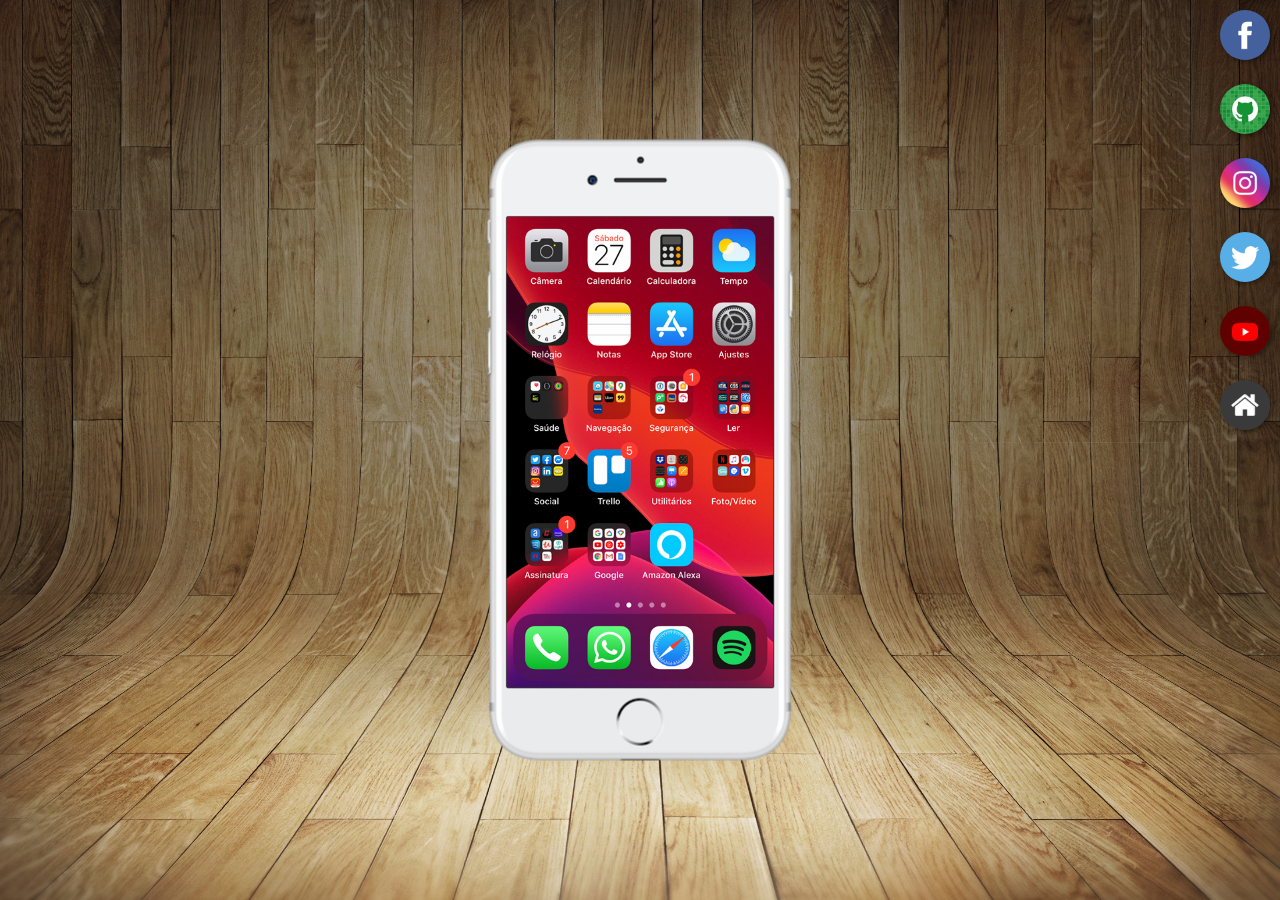
<file: index.html>
<!DOCTYPE html>
<html lang="pt-br">
<head>
    <meta charset="UTF-8">
    <meta http-equiv="X-UA-Compatible" content="IE=edge">
    <meta name="viewport" content="width=device-width, initial-scale=1.0">
    <title>Projeto Redes Sociais</title>
    <link rel="shortcut icon" href="favicon.ico" type="image/x-icon">
    <link rel="stylesheet" href="Estilos/estilo.css">
</head>
<body>
    <main>
        <section id="telefone">
            <iframe src="home.html" name="tela" id="tela" frameborder="0">
                Seu navegador não é compatível com isso.
            </iframe>
        </section>
        <section id="redes-sociais">
            <a href="facebook.html" target="tela"><img src="imagens/logo-facebook.jpg" alt="Facebook"></a><br>
            <a href="github.html" target="tela"><img src="imagens/logo-github.jpg" alt="Github"></a><br>
            <a href="instagram.html" target="tela"><img src="imagens/logo-instagram.jpg" alt="Instagram"></a><br>
            <a href="Twitter.html" target="tela"><img src="imagens/logo-twitter.jpg" alt="Twitter"></a><br>
            <a href="youtube.html" target="tela"><img src="imagens/logo-youtube.jpg" alt="Youtube"></a><br>
            <a href="home.html" target="tela"><img src="imagens/logo-home.jpg" alt="home"></a>
        </section>
    </main>
    
</body>
</html>
</file>
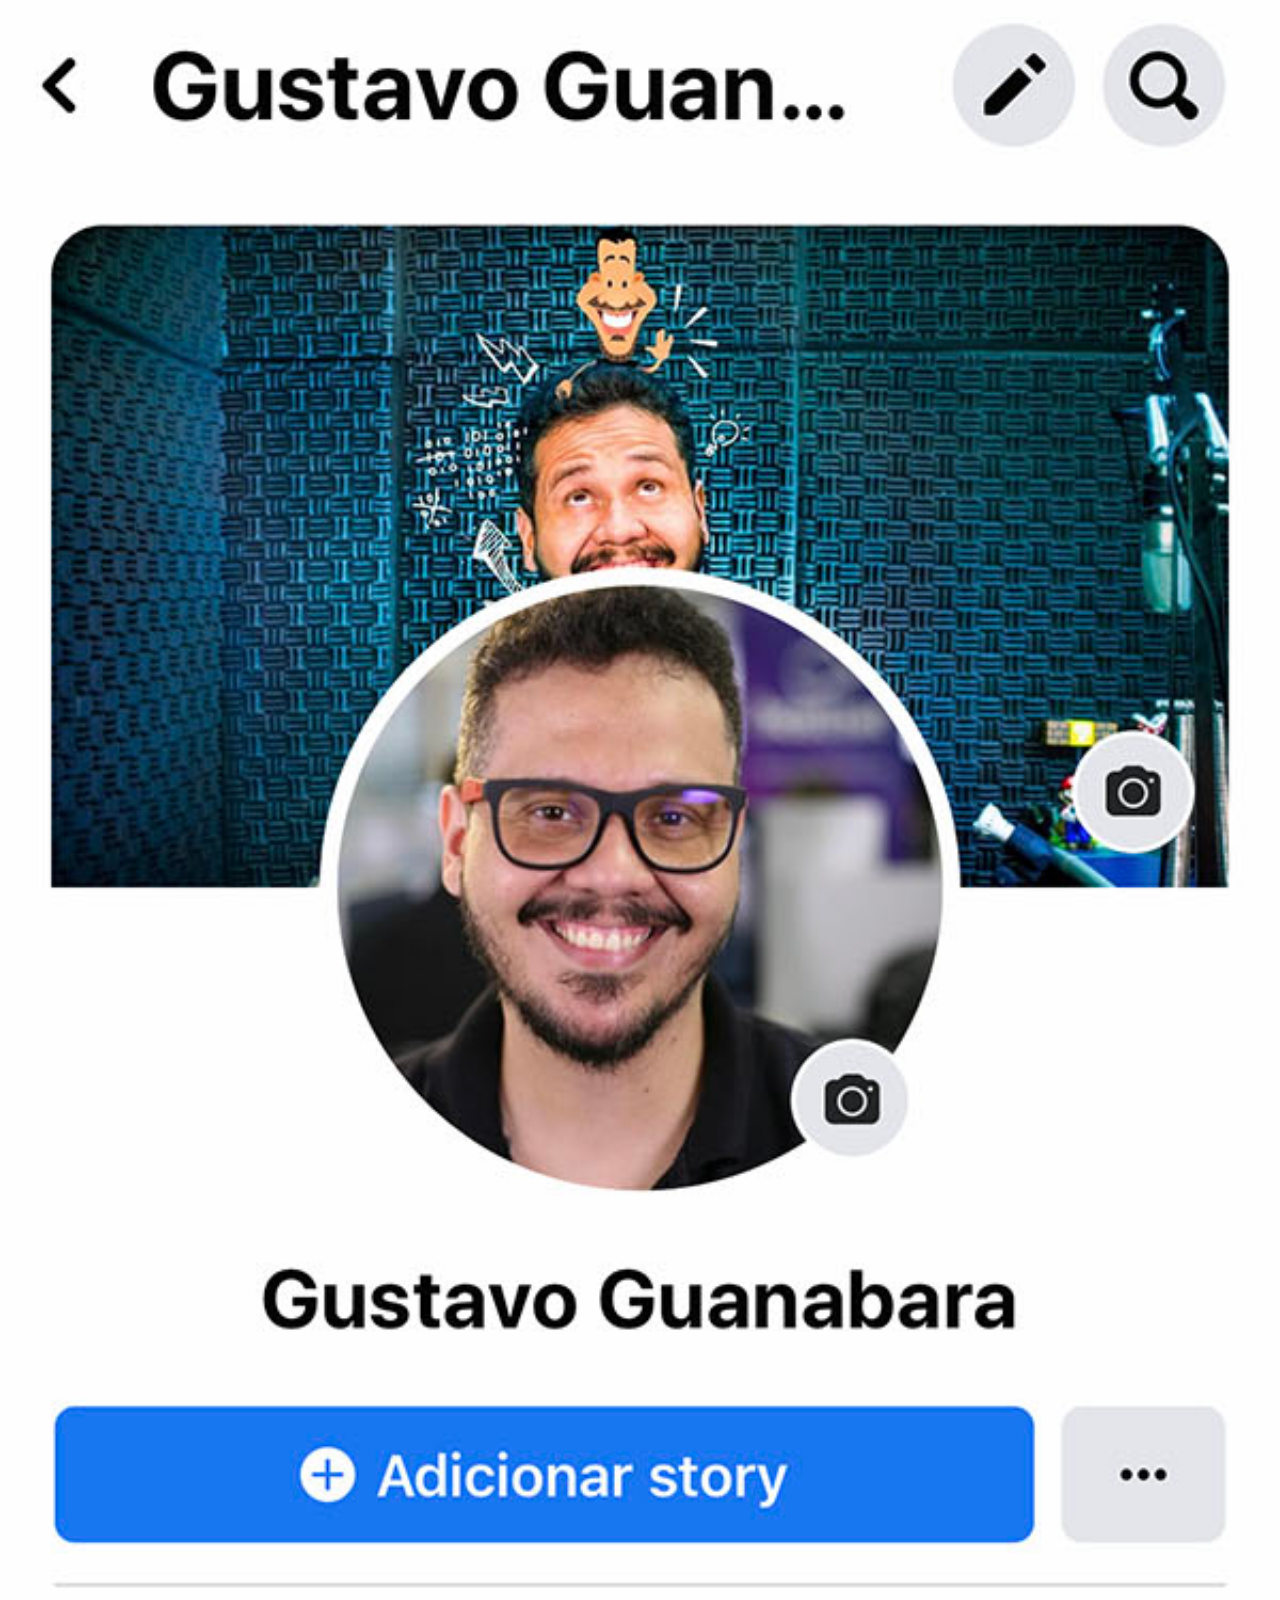
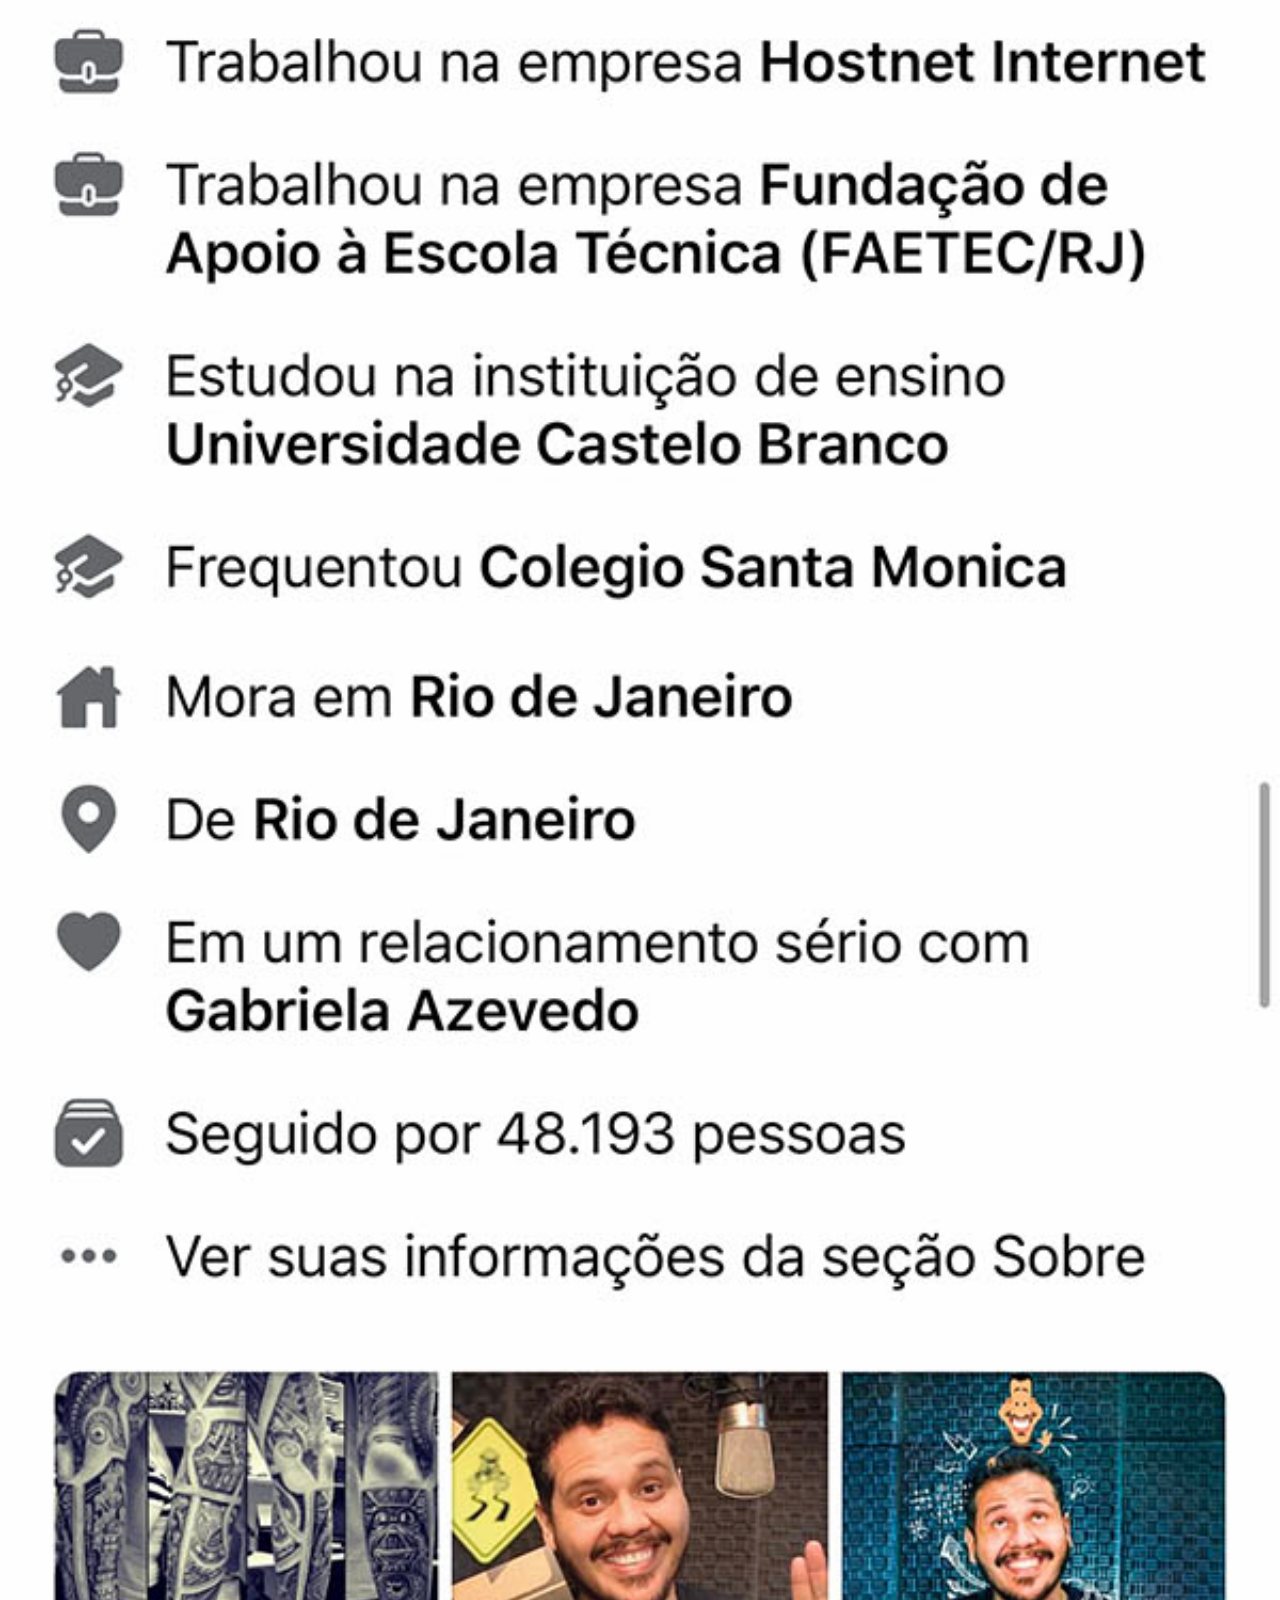
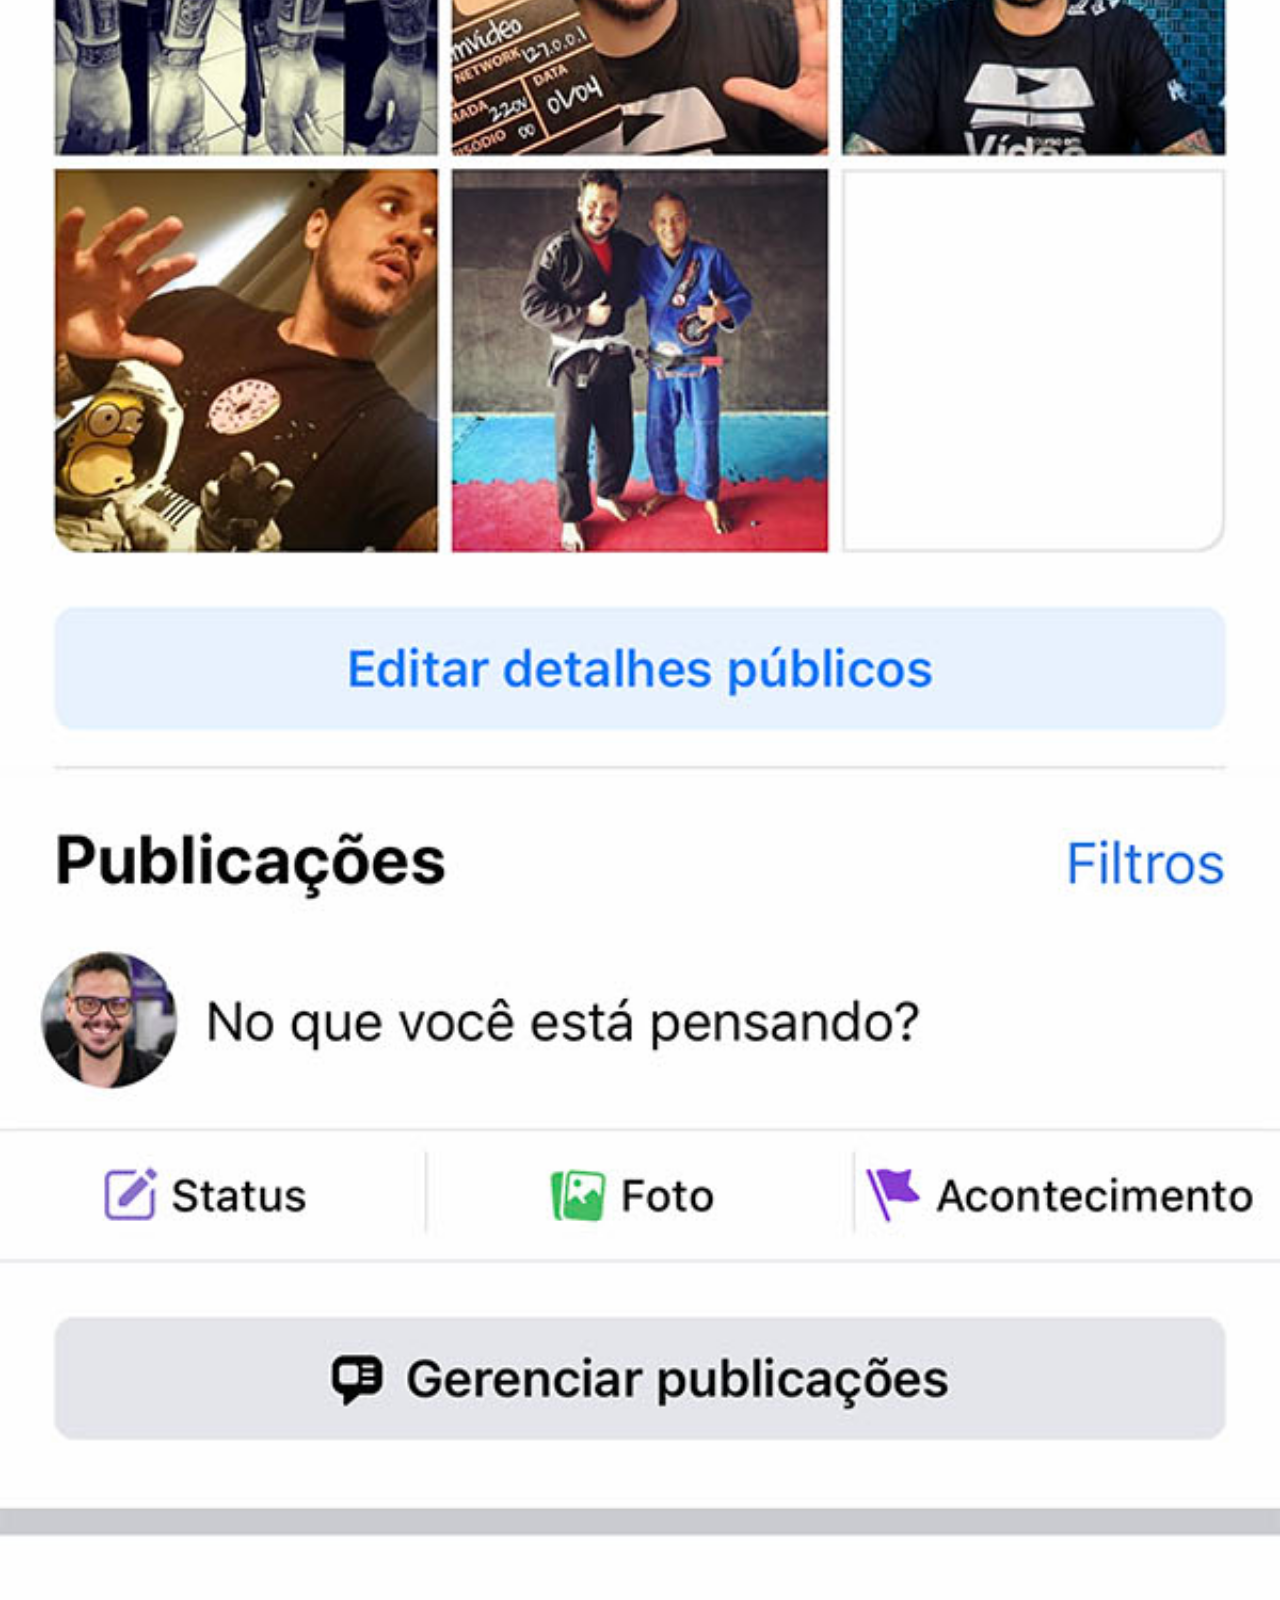
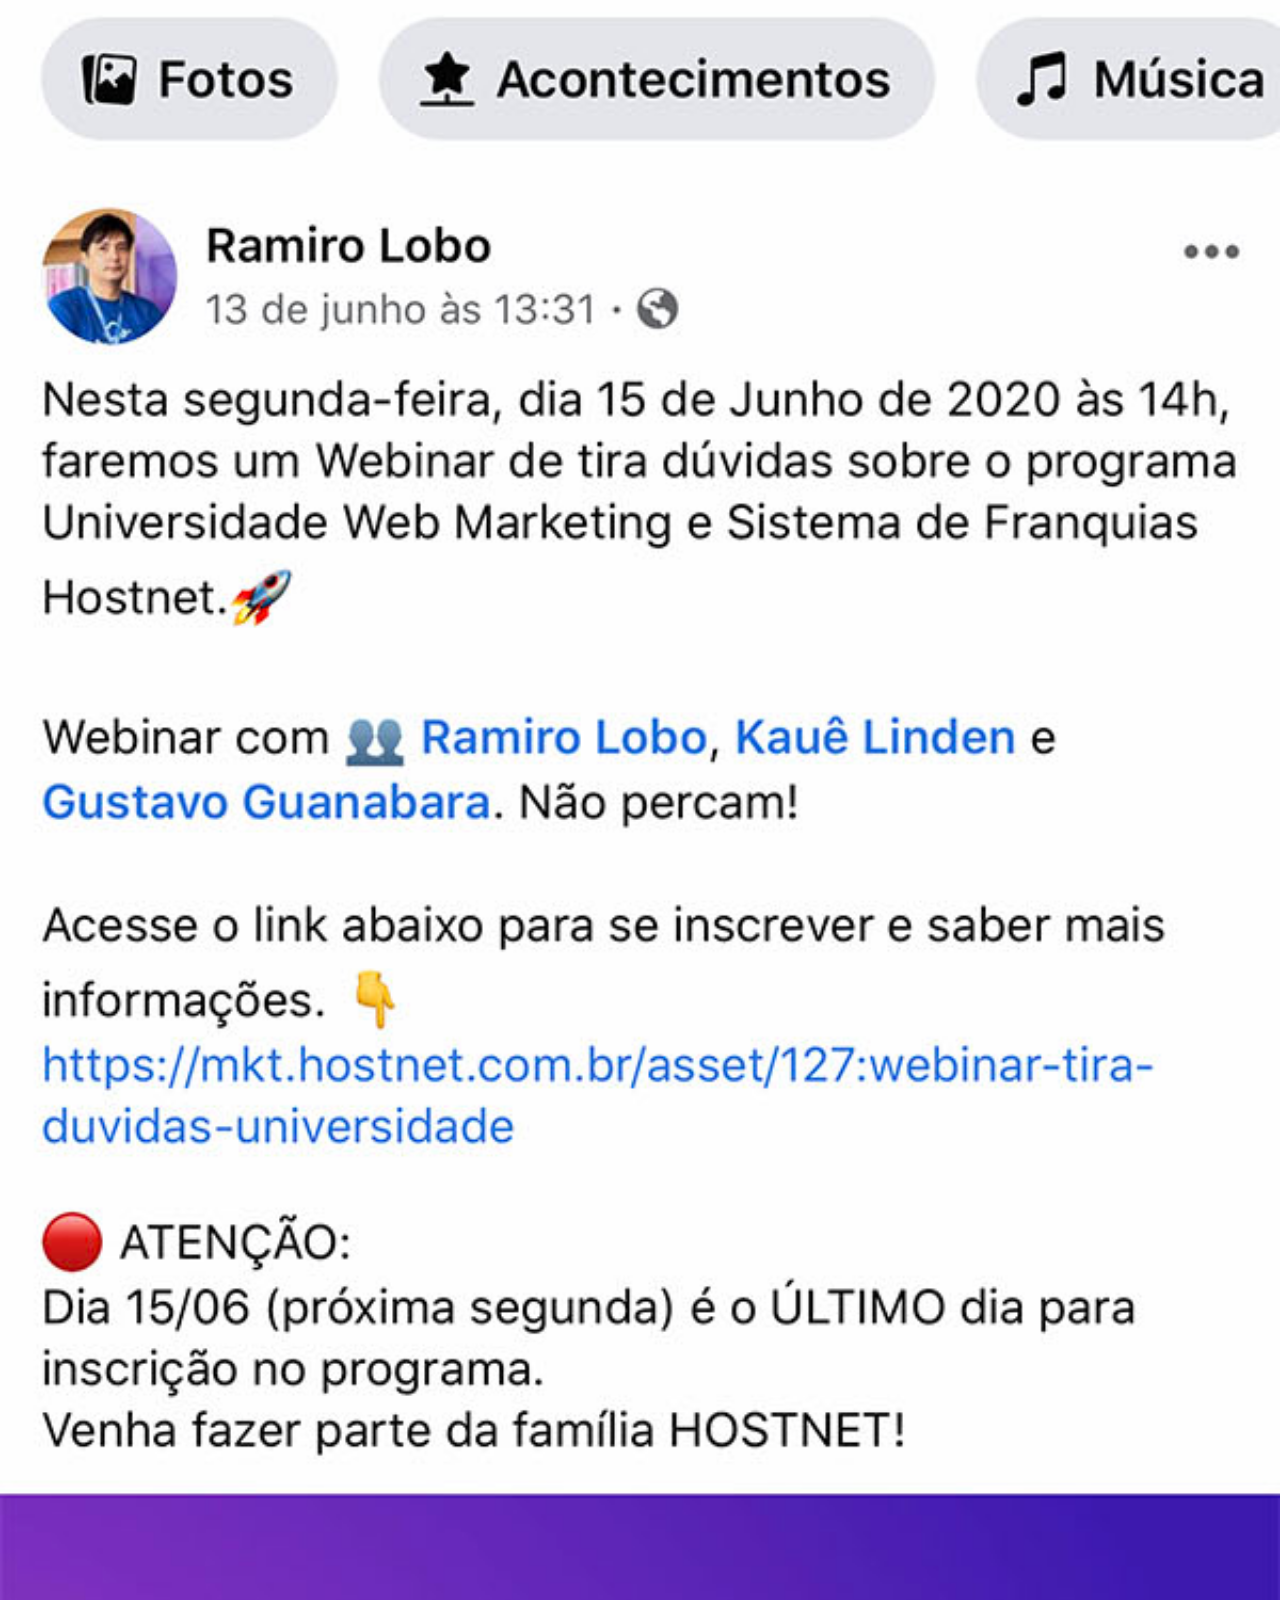
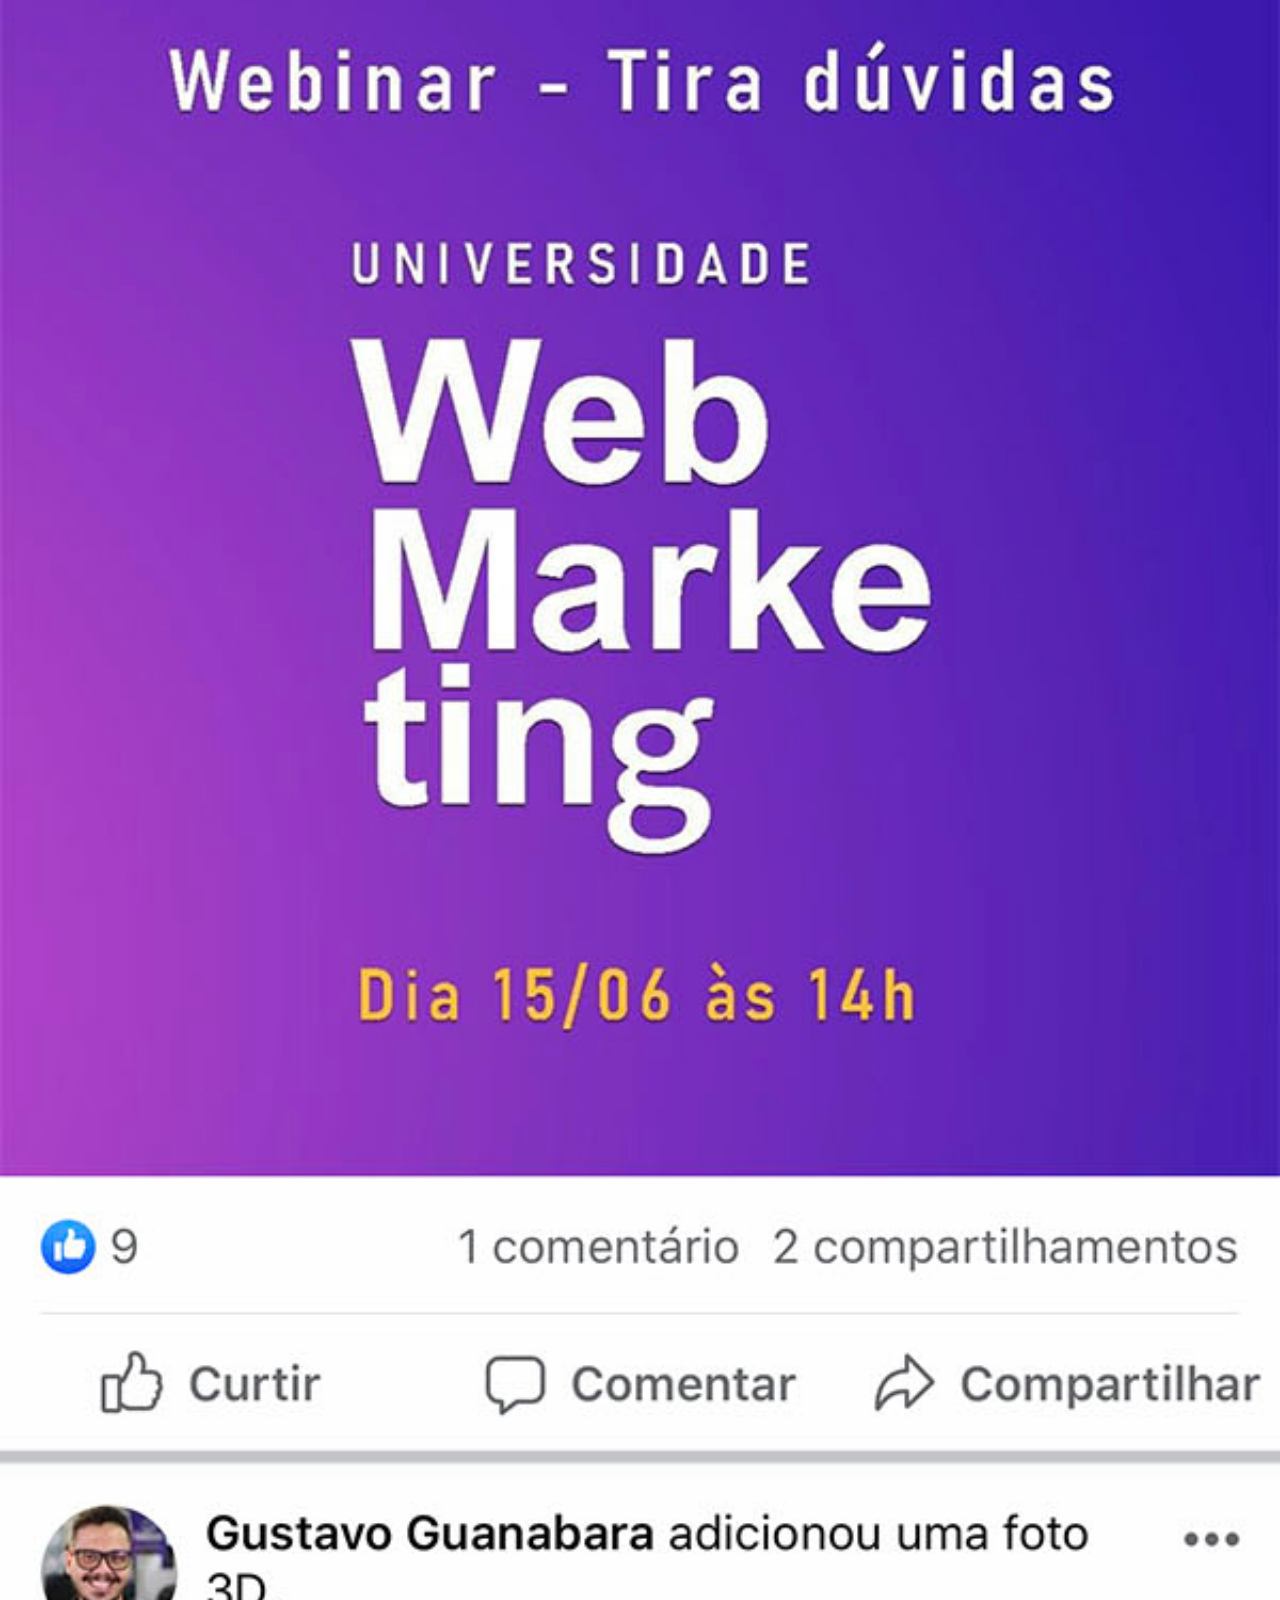
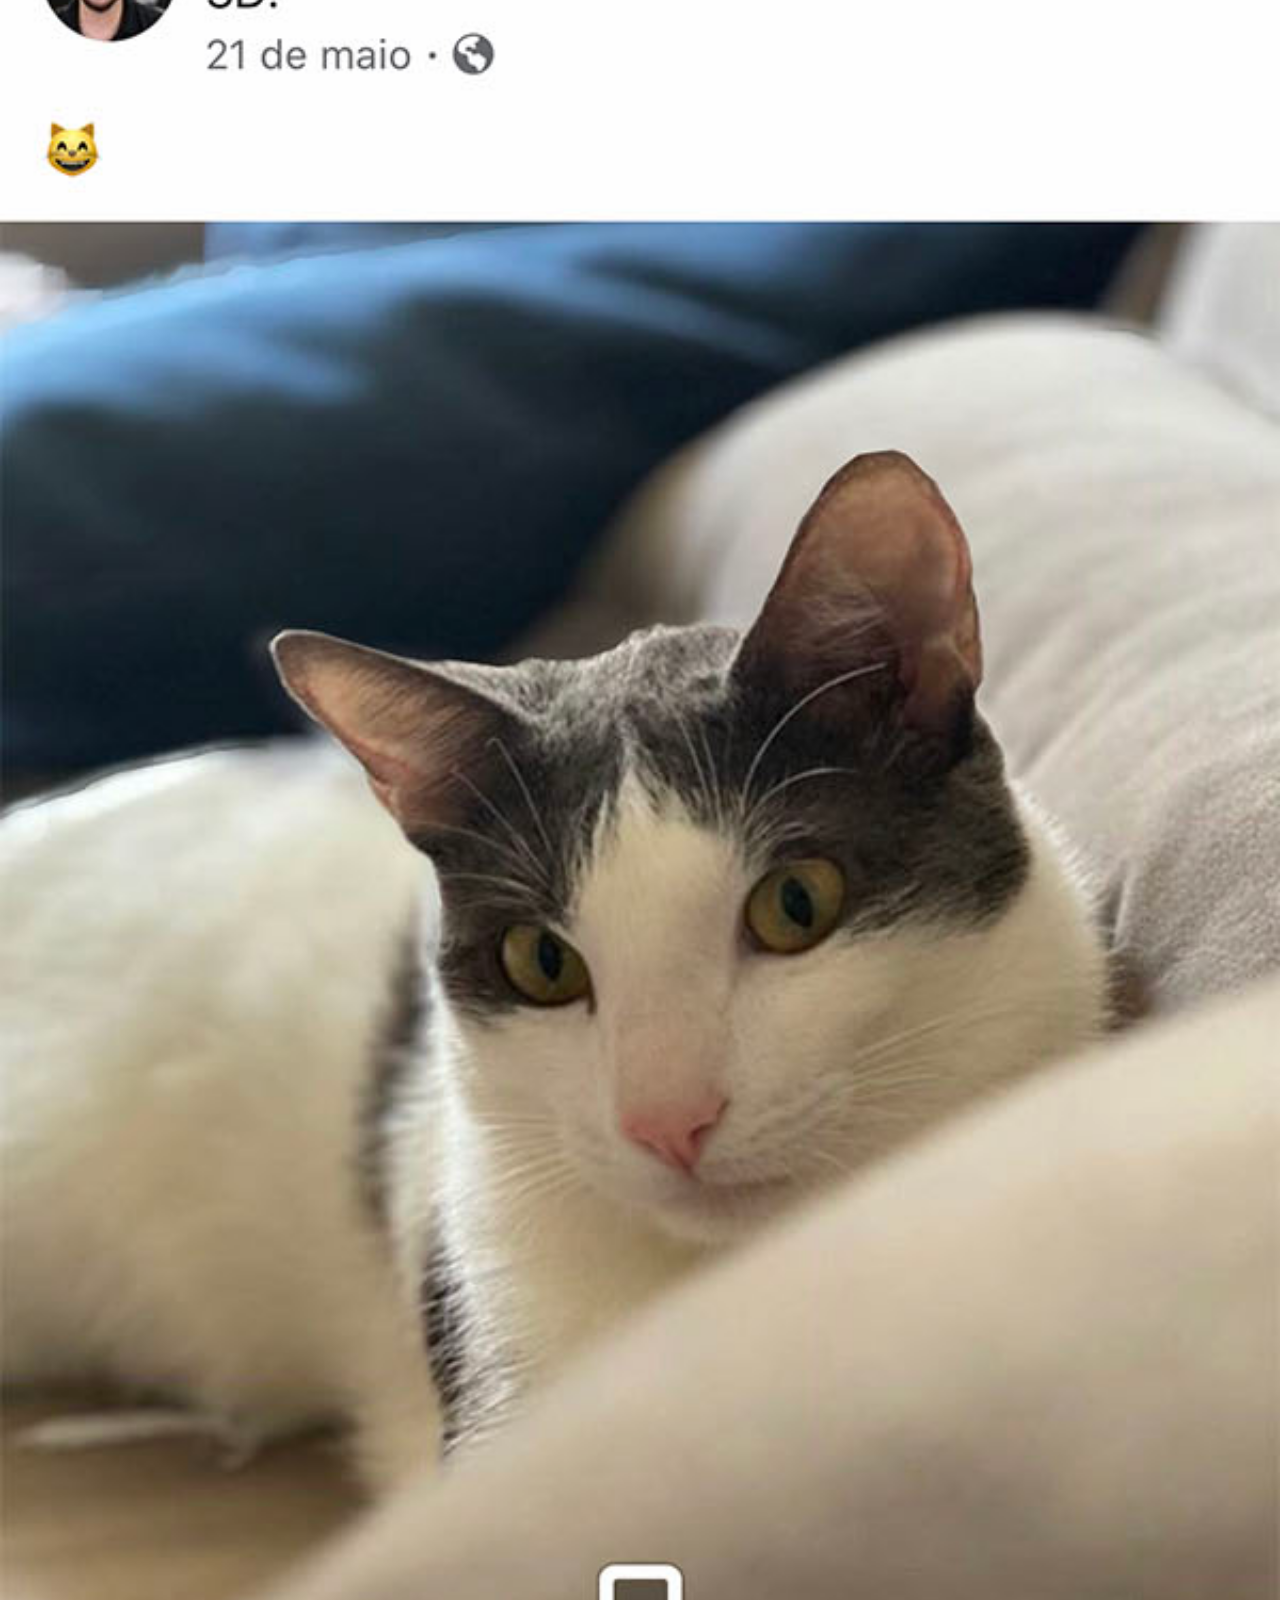
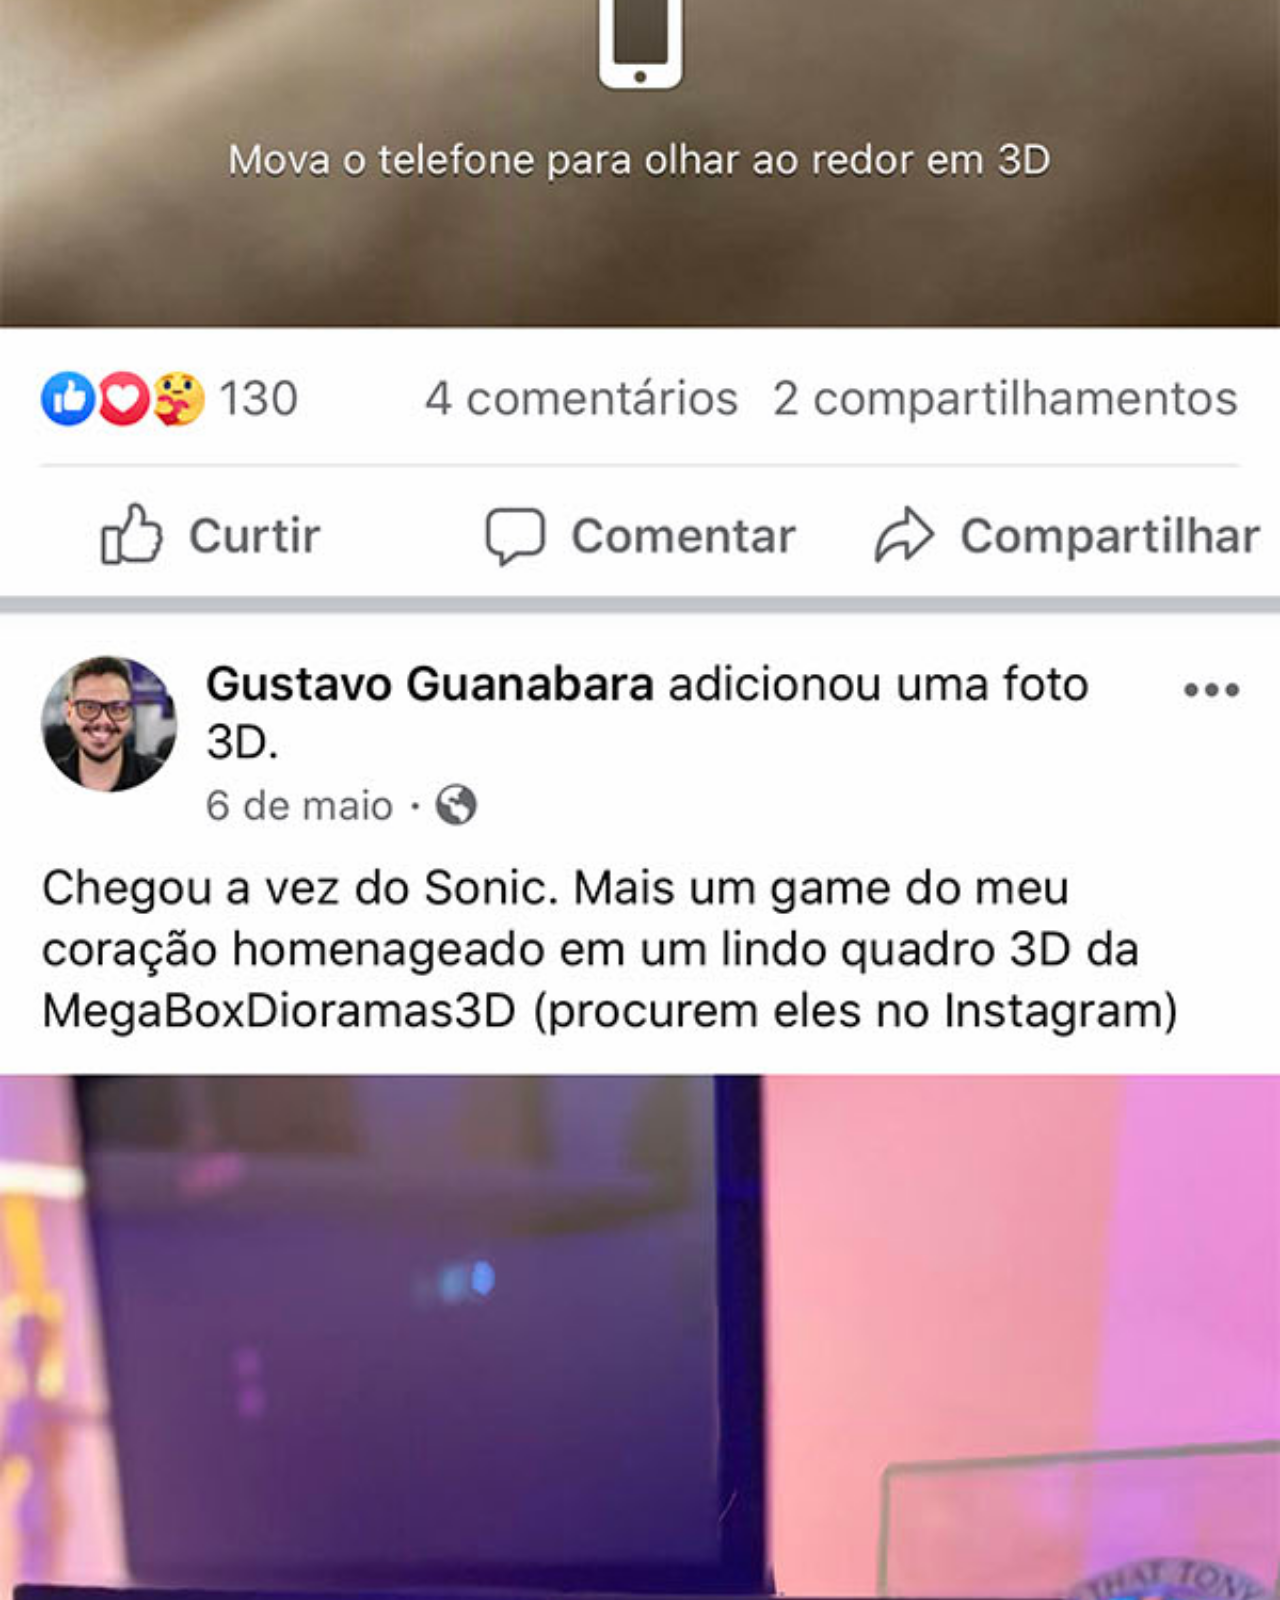
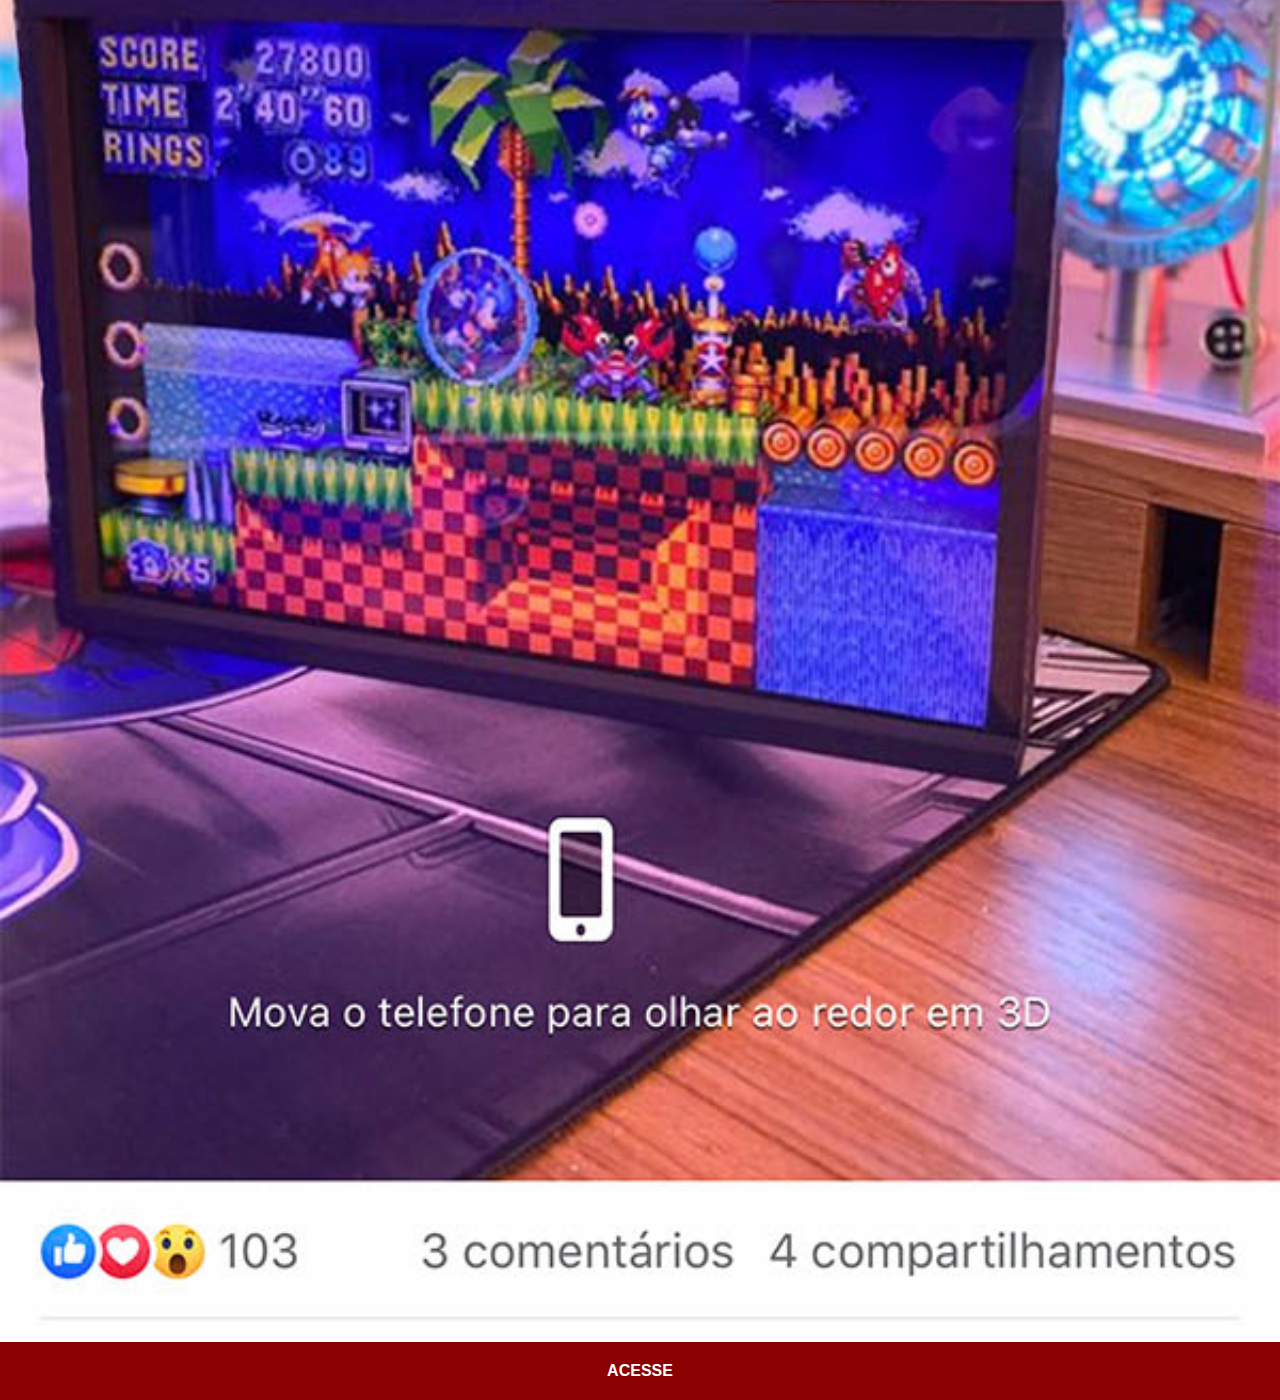
<file: facebook.html>
<!DOCTYPE html>
<html lang="pt-br">
<head>
    <meta charset="UTF-8">
    <meta http-equiv="X-UA-Compatible" content="IE=edge">
    <meta name="viewport" content="width=device-width, initial-scale=1.0">
    <title>Facebook</title>
    <link rel="stylesheet" href="Estilos/social.css">
</head>
<body>
    <img src="imagens/tela-facebook.jpg" alt="Facebook"><a href="https://pt-br.facebook.com/gustavoguanabara/" target="_blank">ACESSE</a>
    
</body>
</html>
</file>
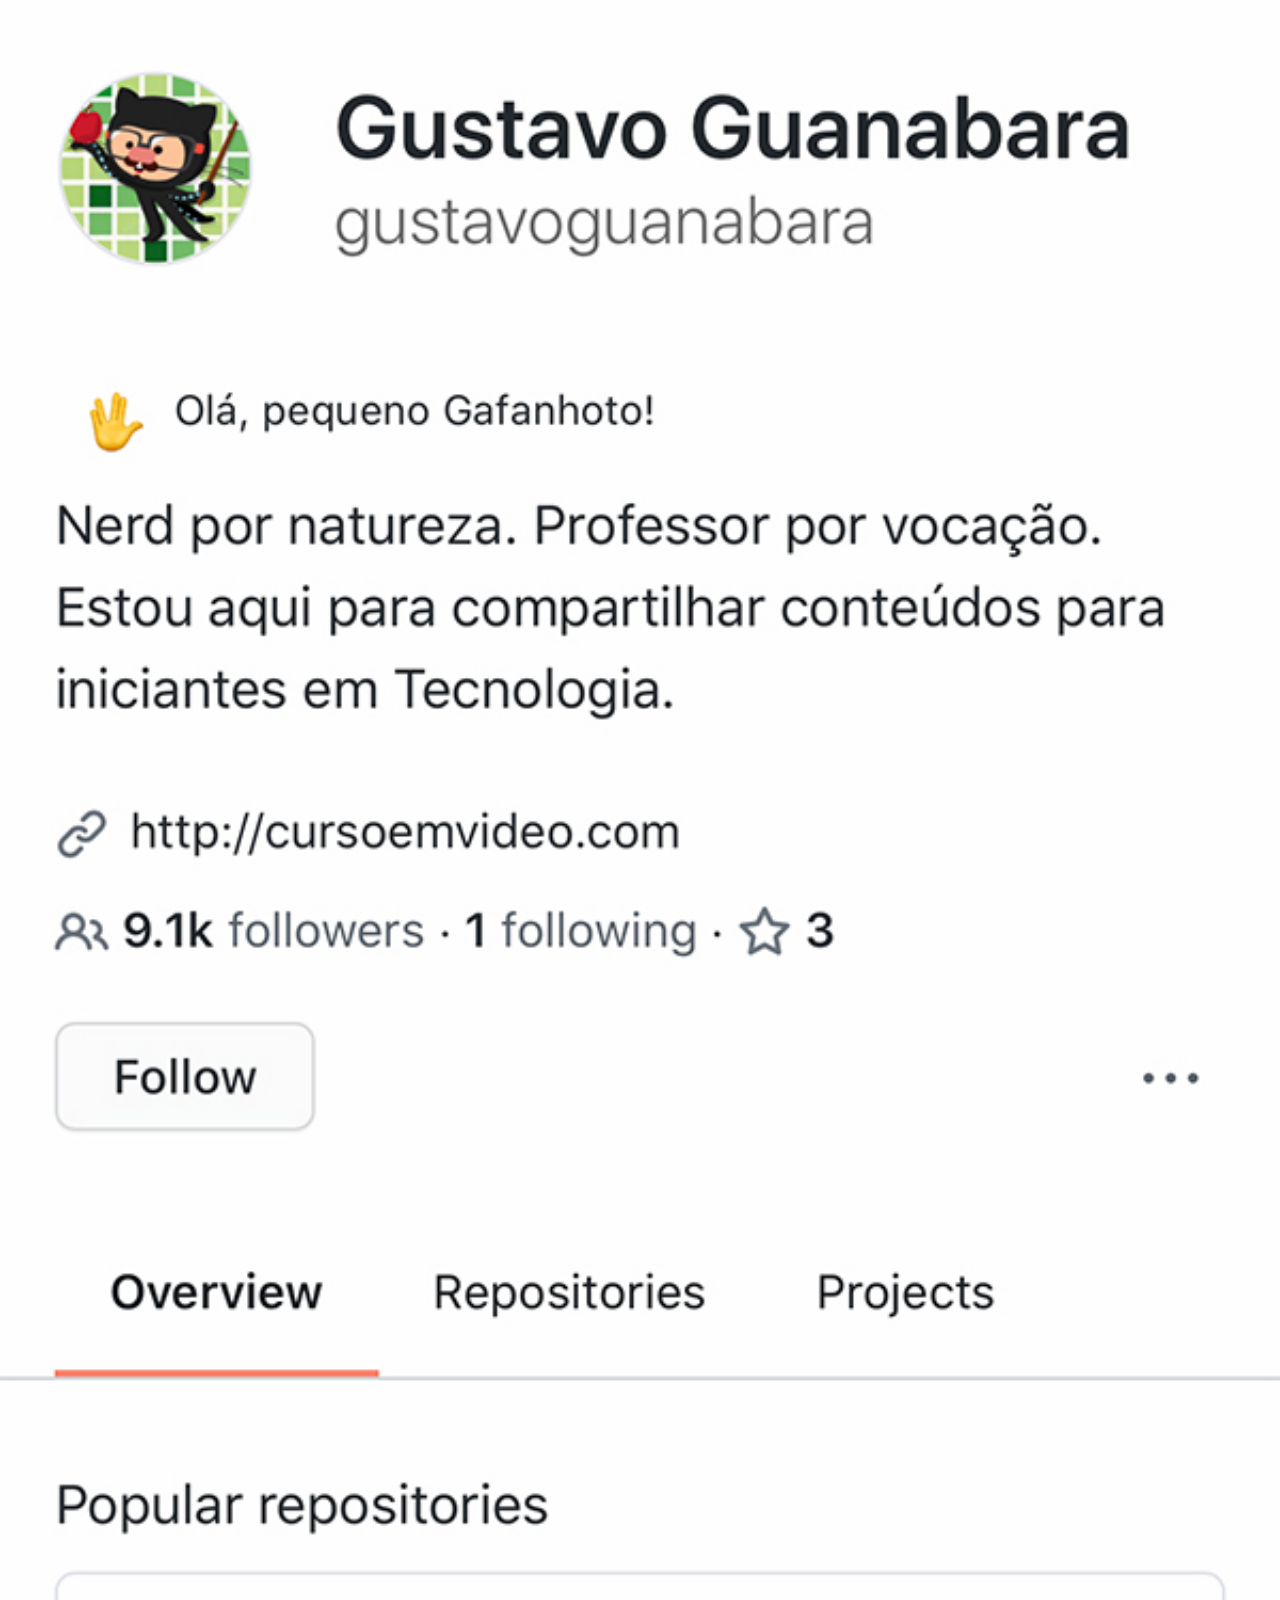
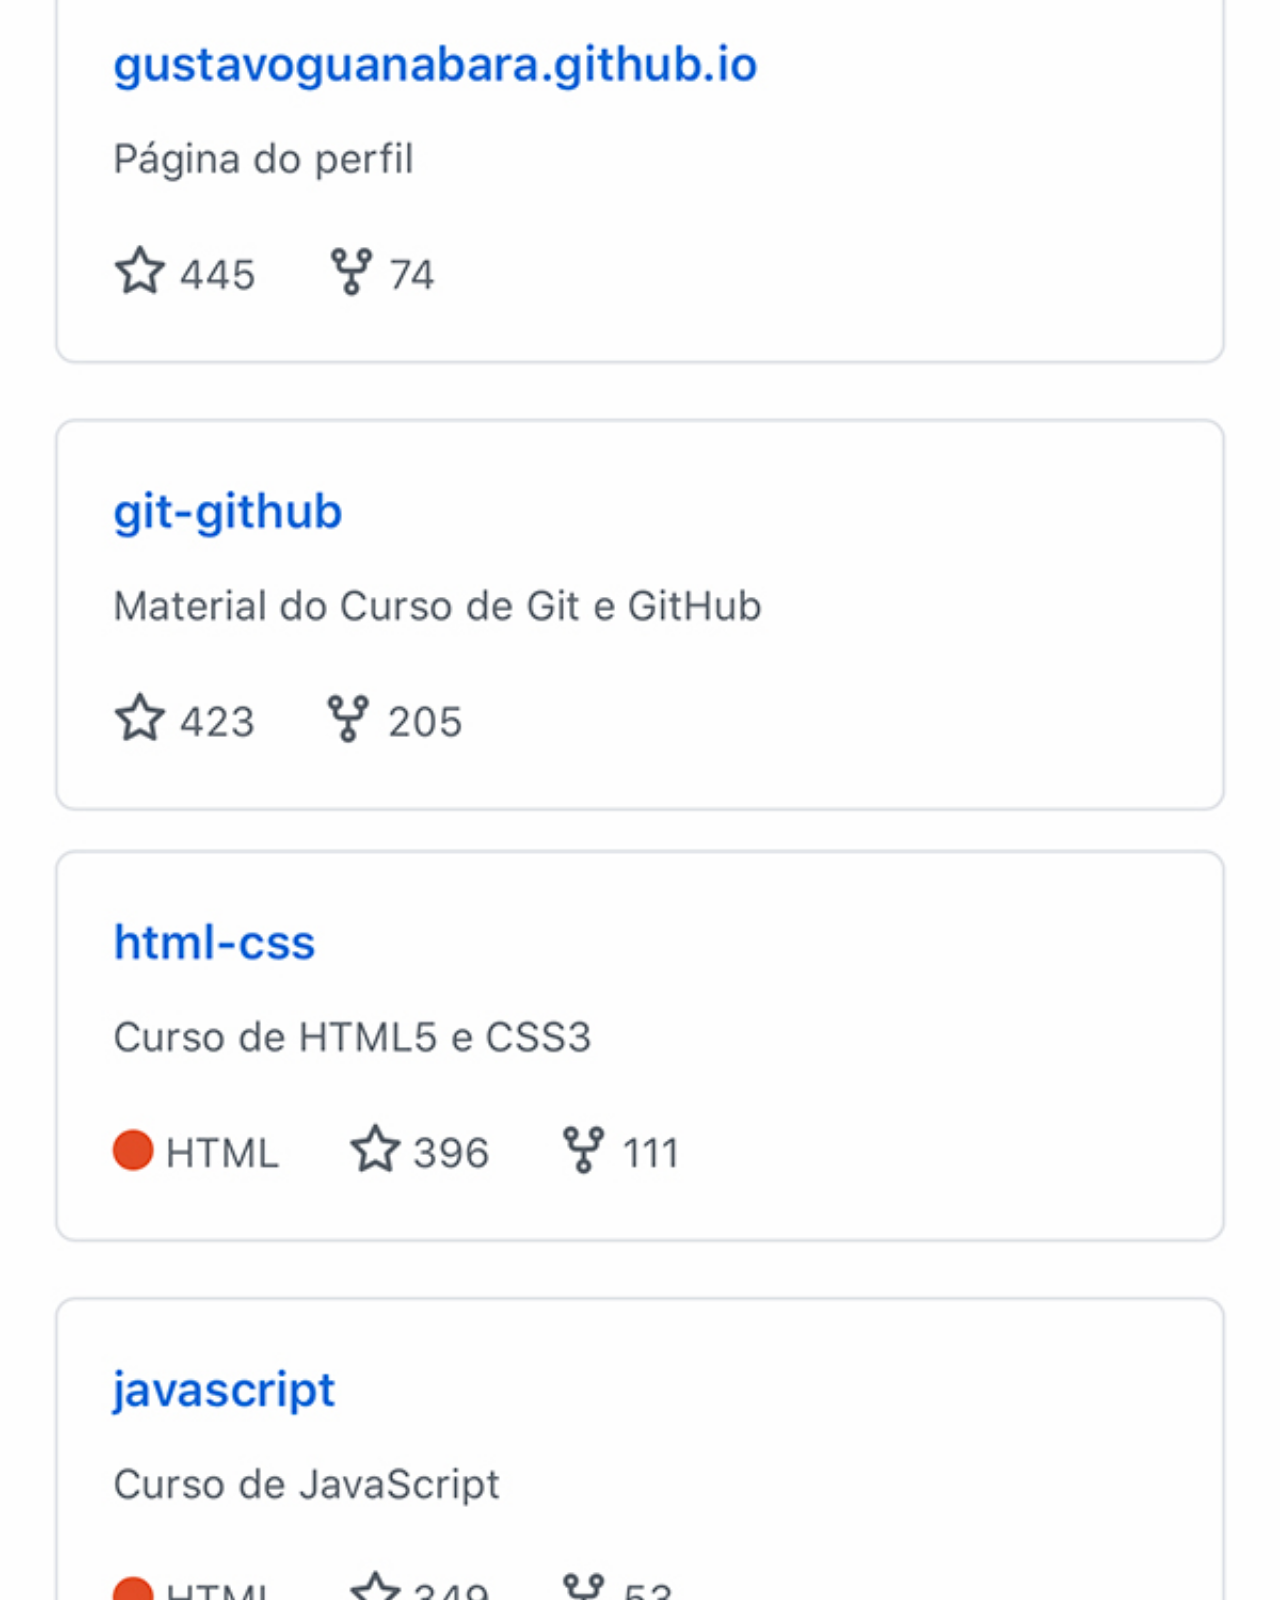
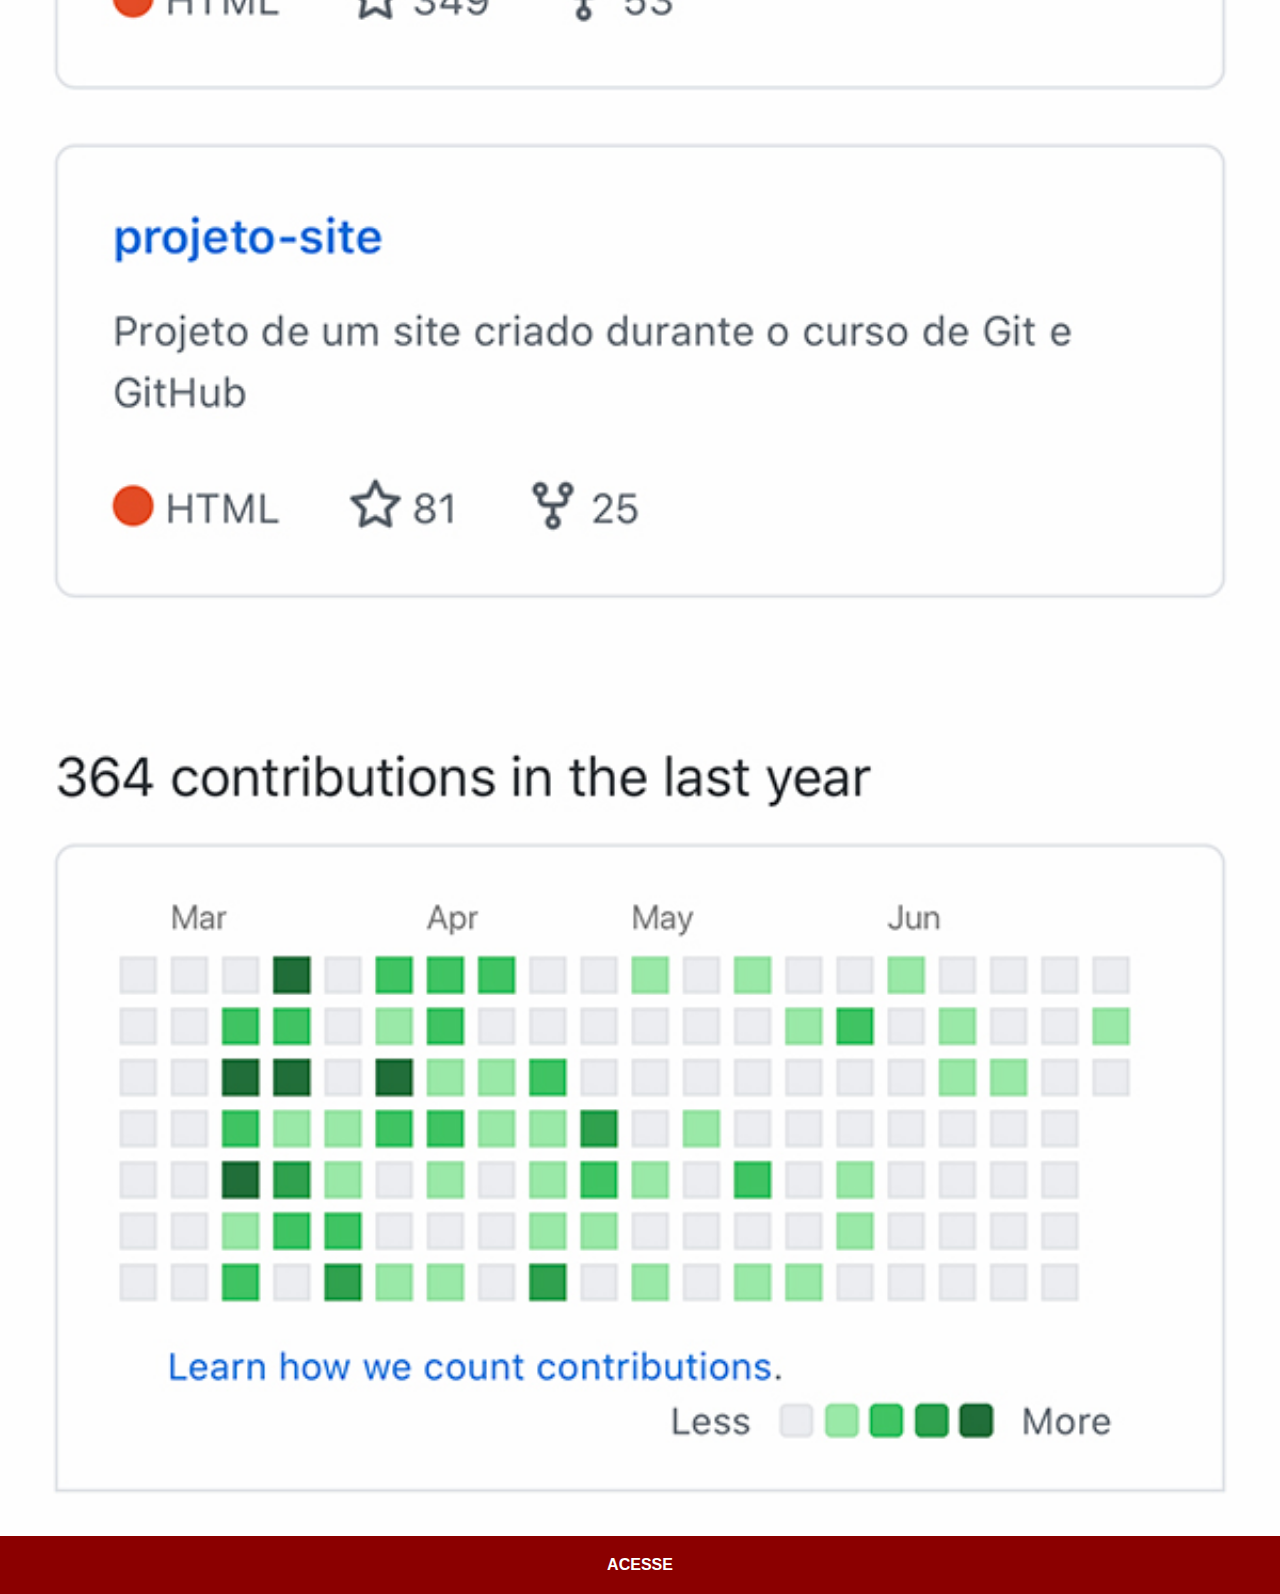
<file: github.html>
<!DOCTYPE html>
<html lang="pt-br">
<head>
    <meta charset="UTF-8">
    <meta http-equiv="X-UA-Compatible" content="IE=edge">
    <meta name="viewport" content="width=device-width, initial-scale=1.0">
    <title>Github</title>
    <link rel="stylesheet" href="Estilos/social.css">
</head>
<body>
    <img src="imagens/tela-github.jpg" alt="Github"><a href="https://github.com/gustavoguanabara"target="_blank">ACESSE</a>
</body>
</html>
</file>
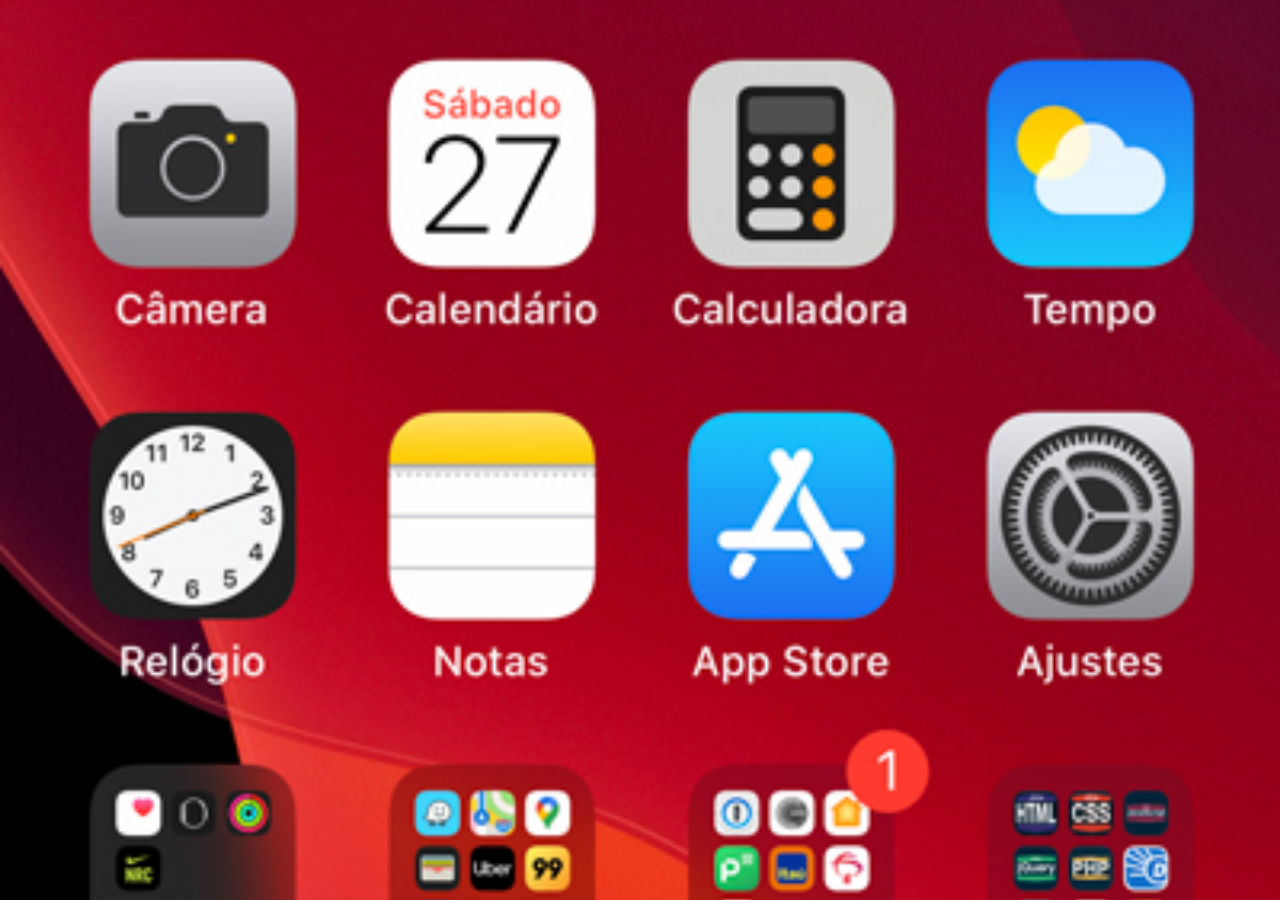
<file: home.html>
<!DOCTYPE html>
<html lang="pt-br">
<head>
    <meta charset="UTF-8">
    <meta http-equiv="X-UA-Compatible" content="IE=edge">
    <meta name="viewport" content="width=device-width, initial-scale=1.0">
    <title>Home</title>
    <style>
        *{
            margin: 0px;
            padding: 0px;
        }

        body{
            width: 100vw;
            height: 100vh;
            background: black url(imagens/tela-home.jpg) no-repeat top center;
            background-size: cover;
        }
    </style>
</head>
<body>
    
</body>
</html>
</file>
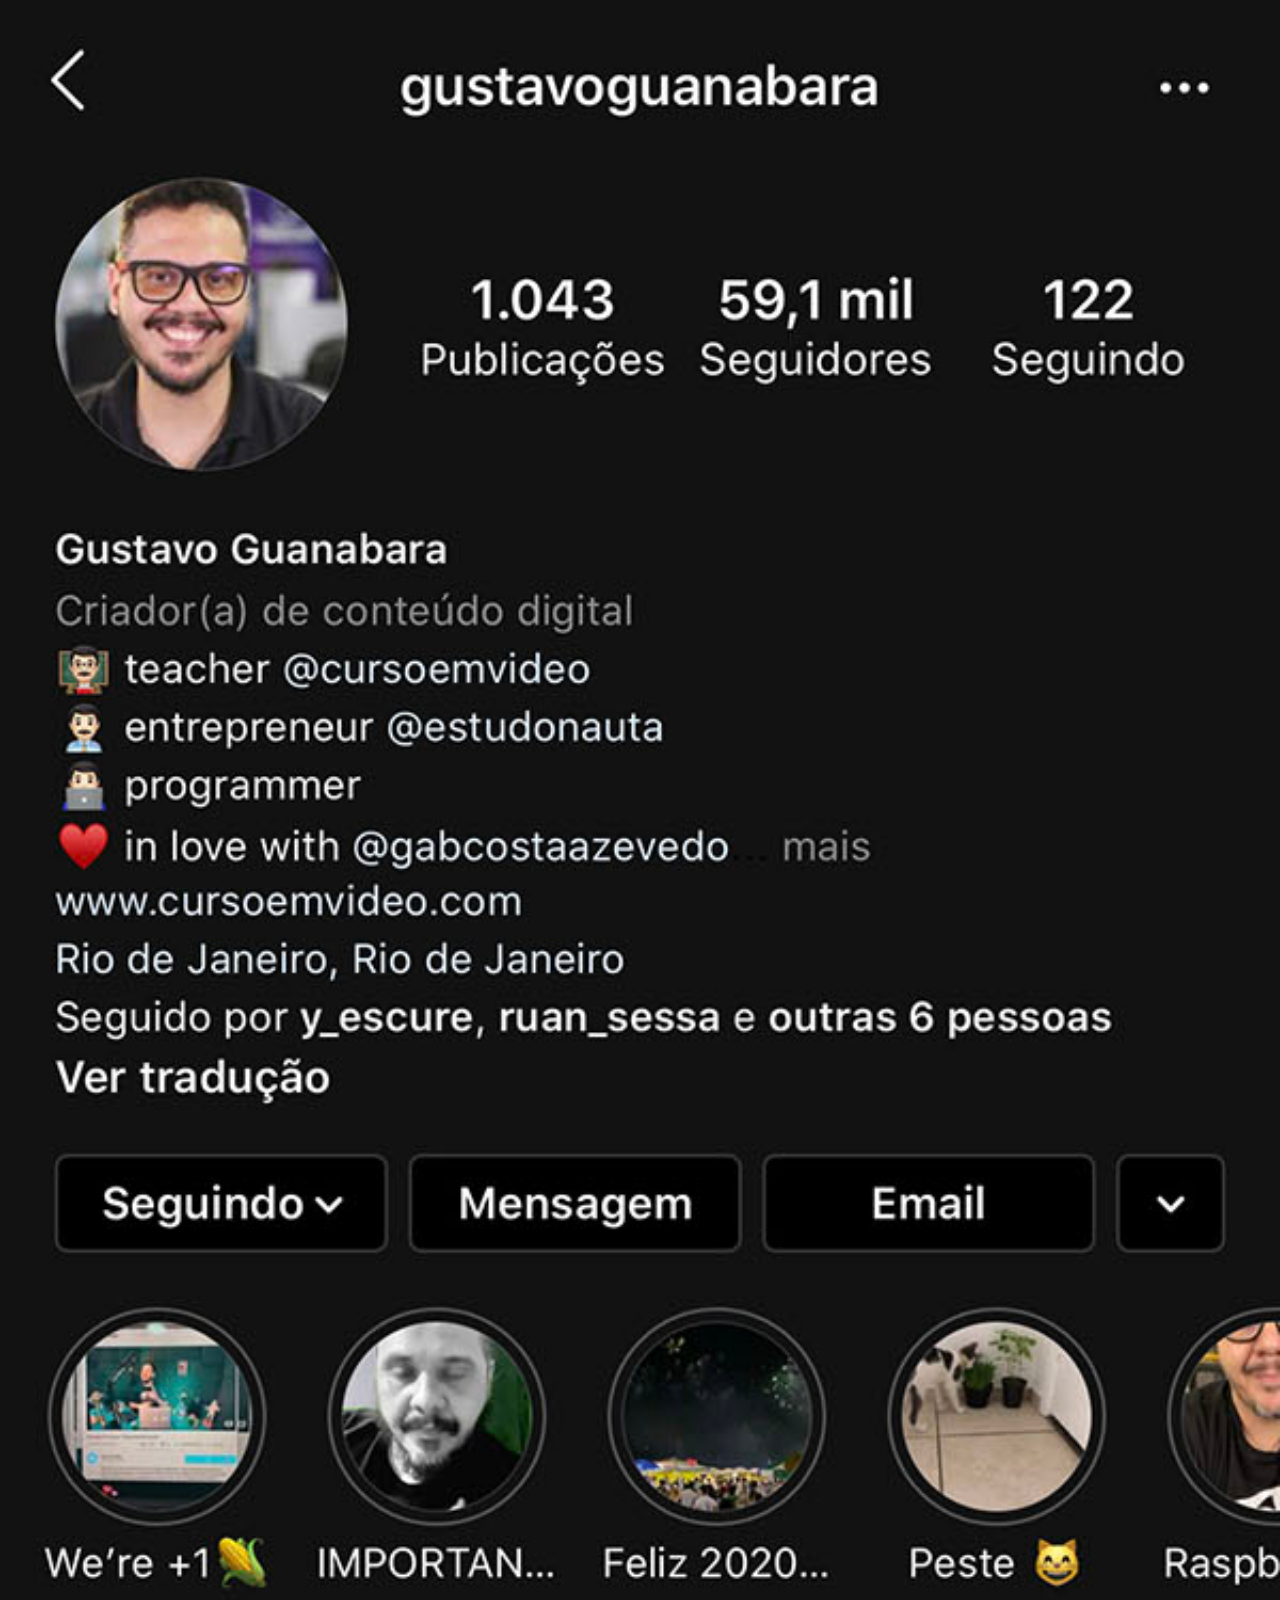
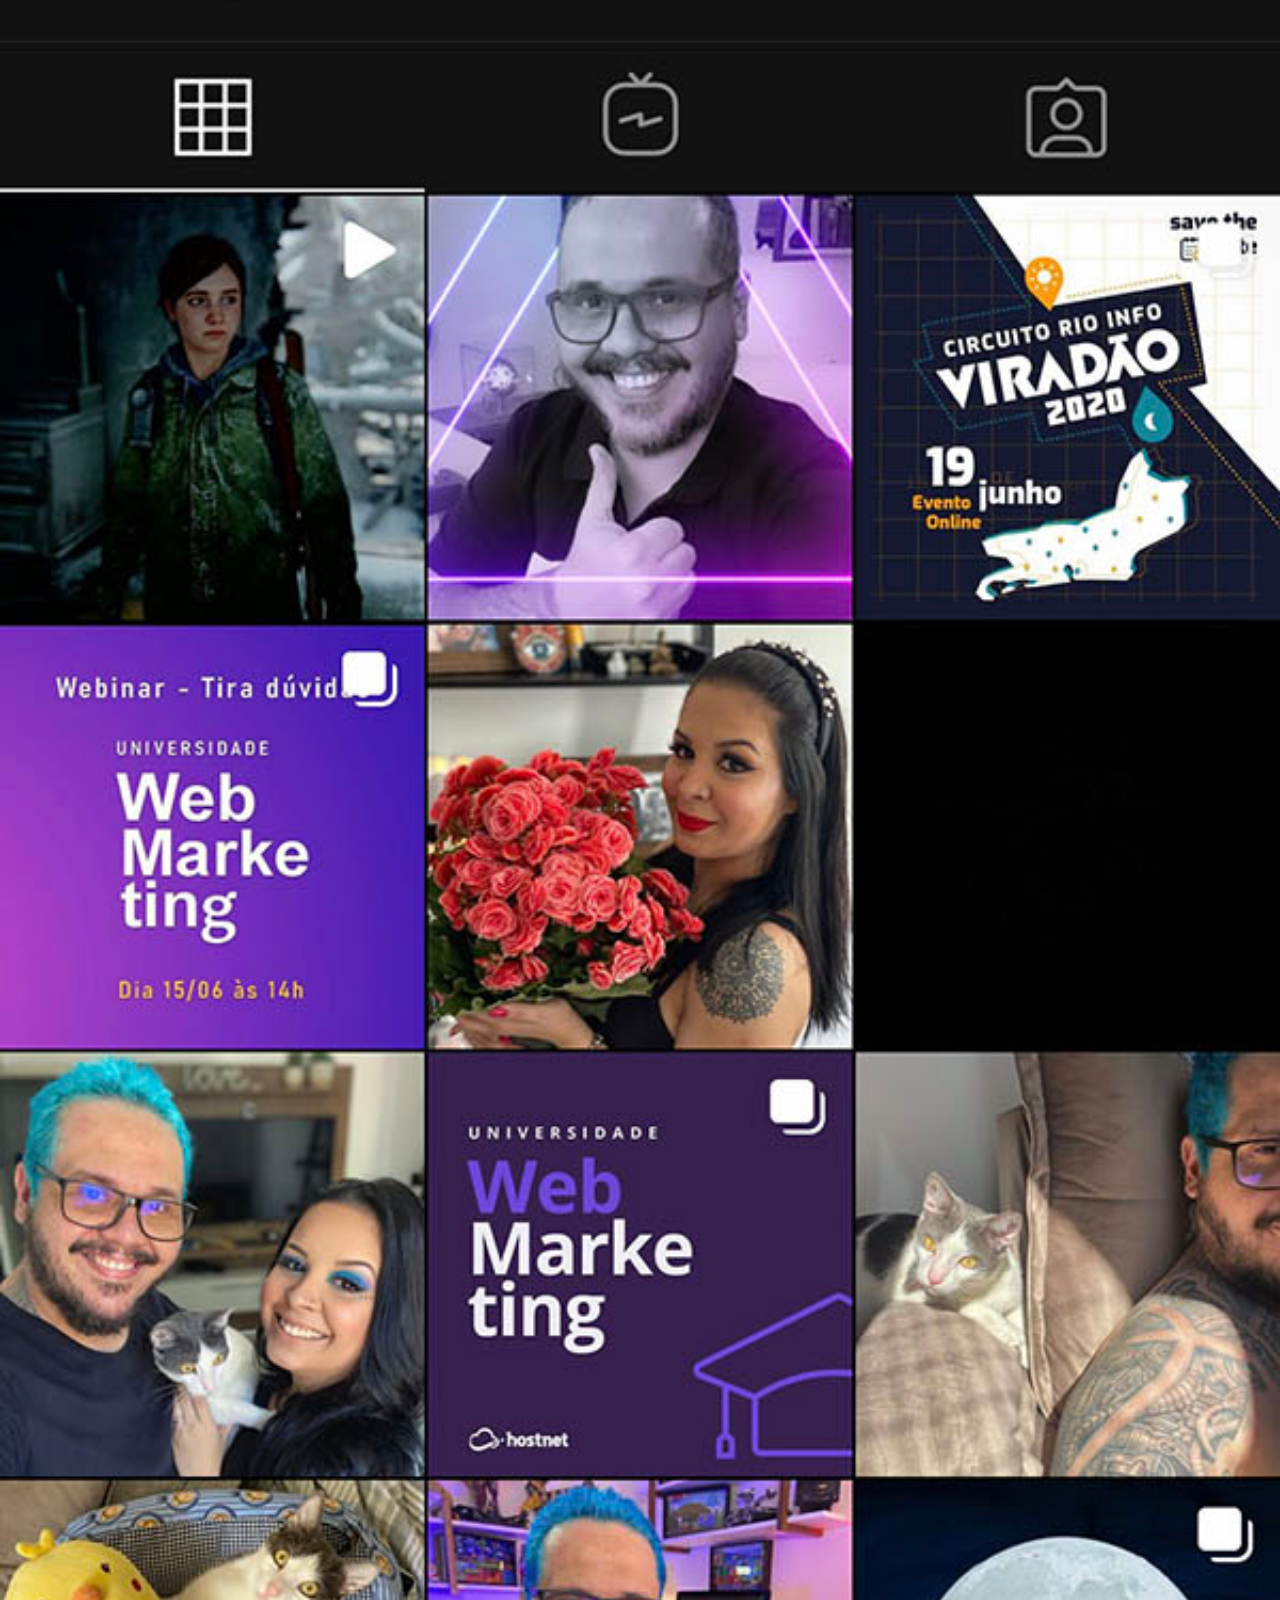
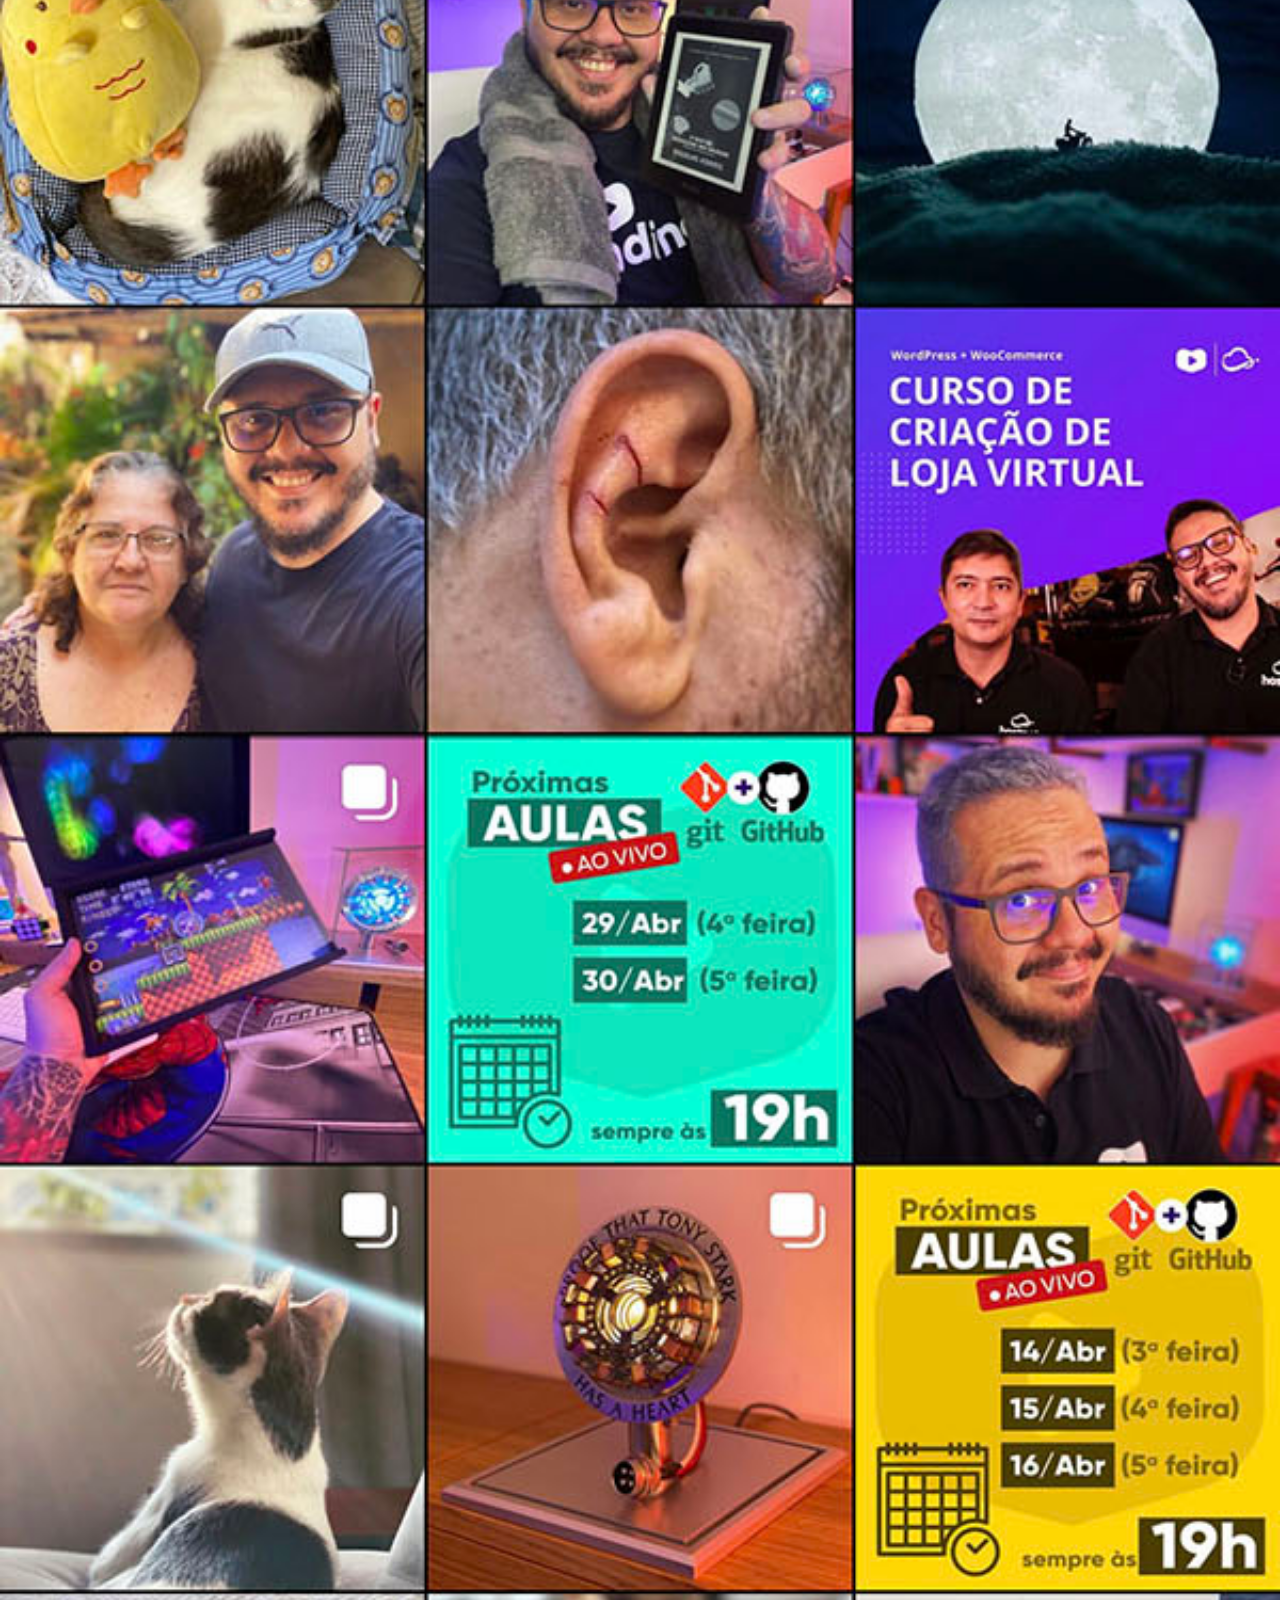
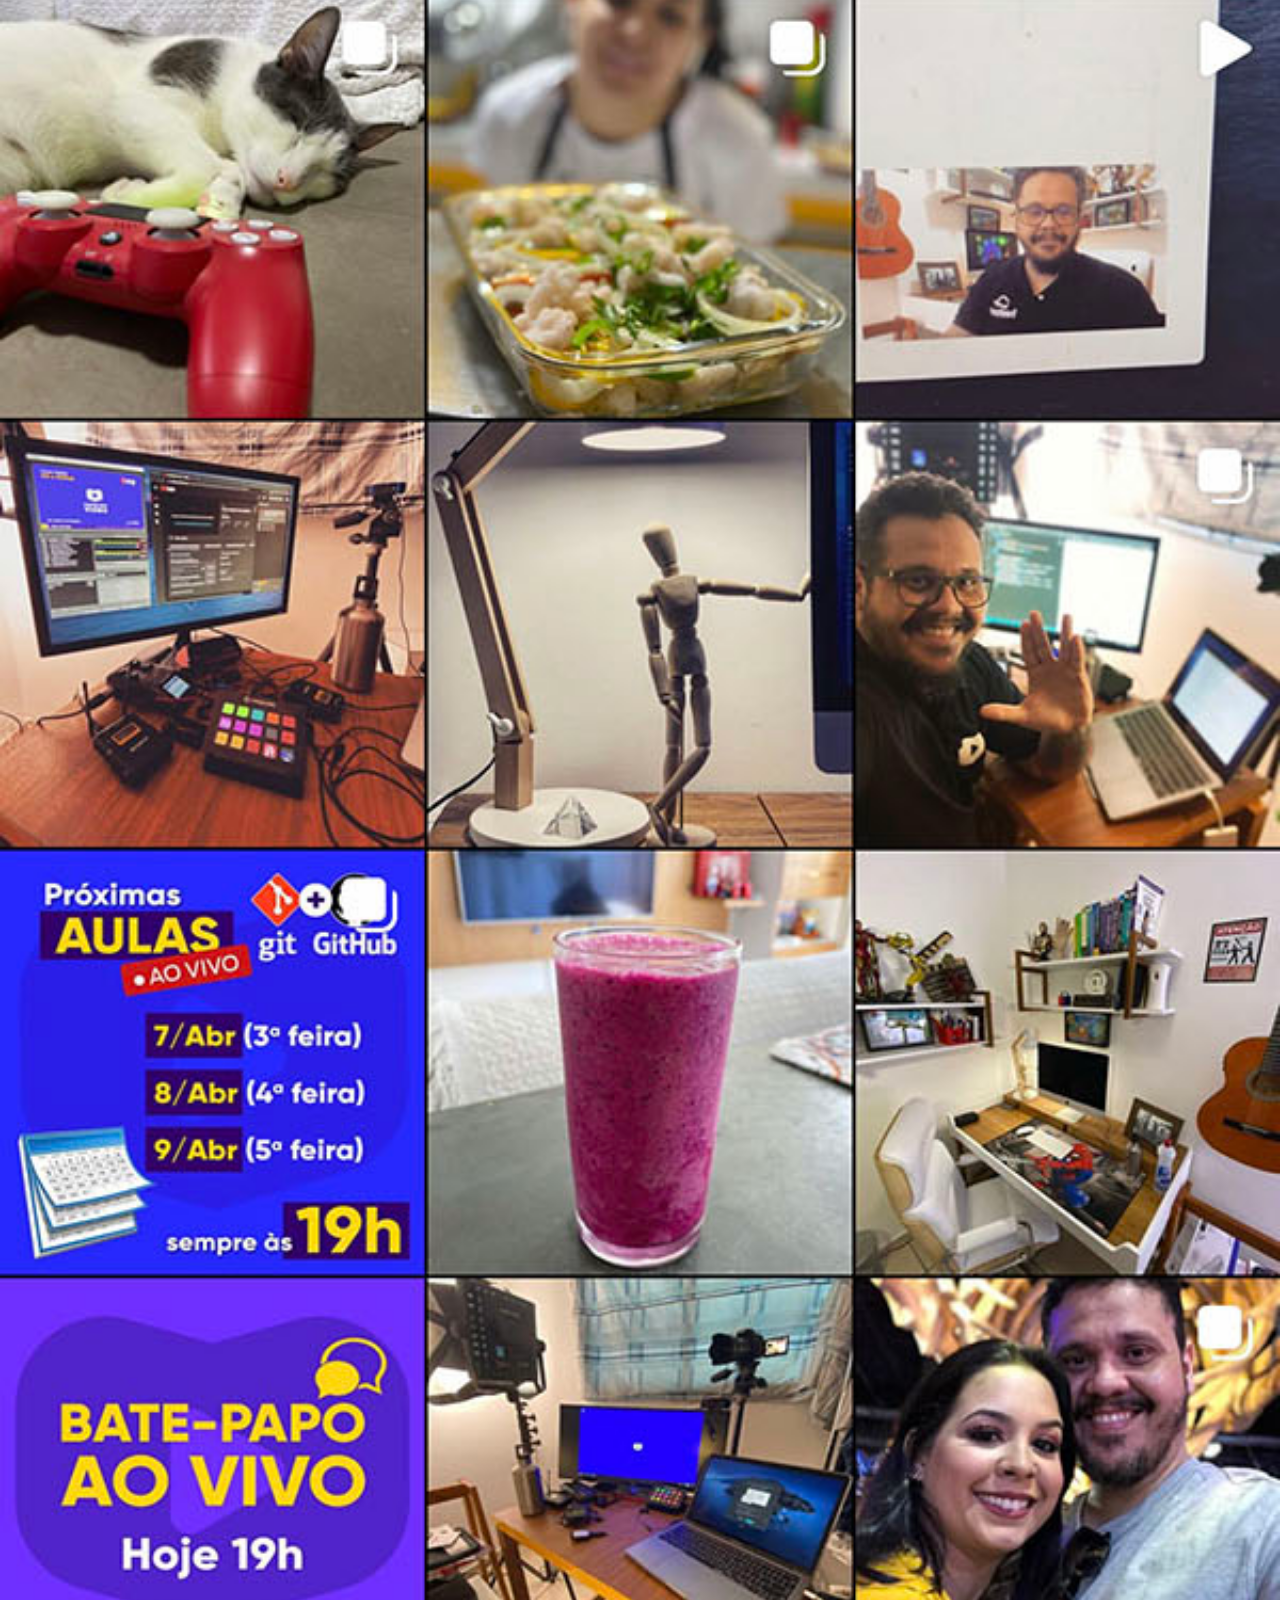
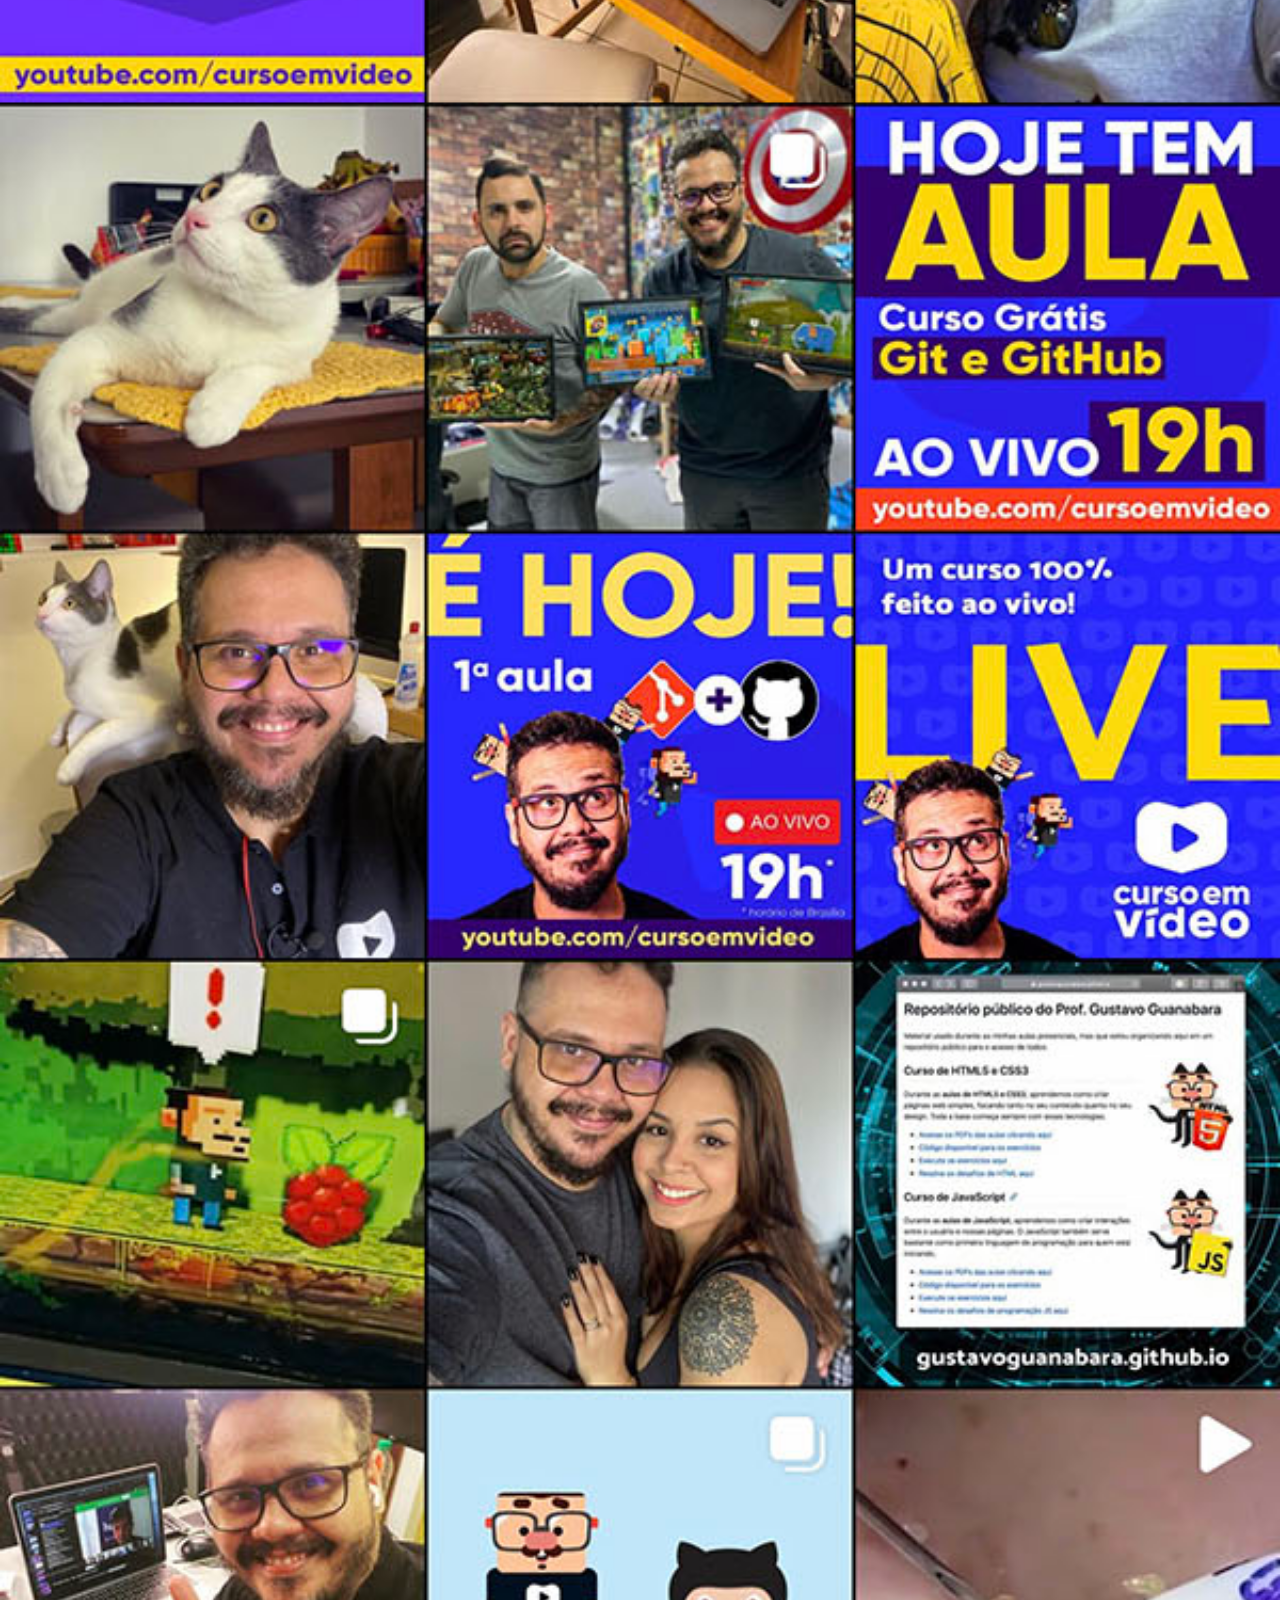
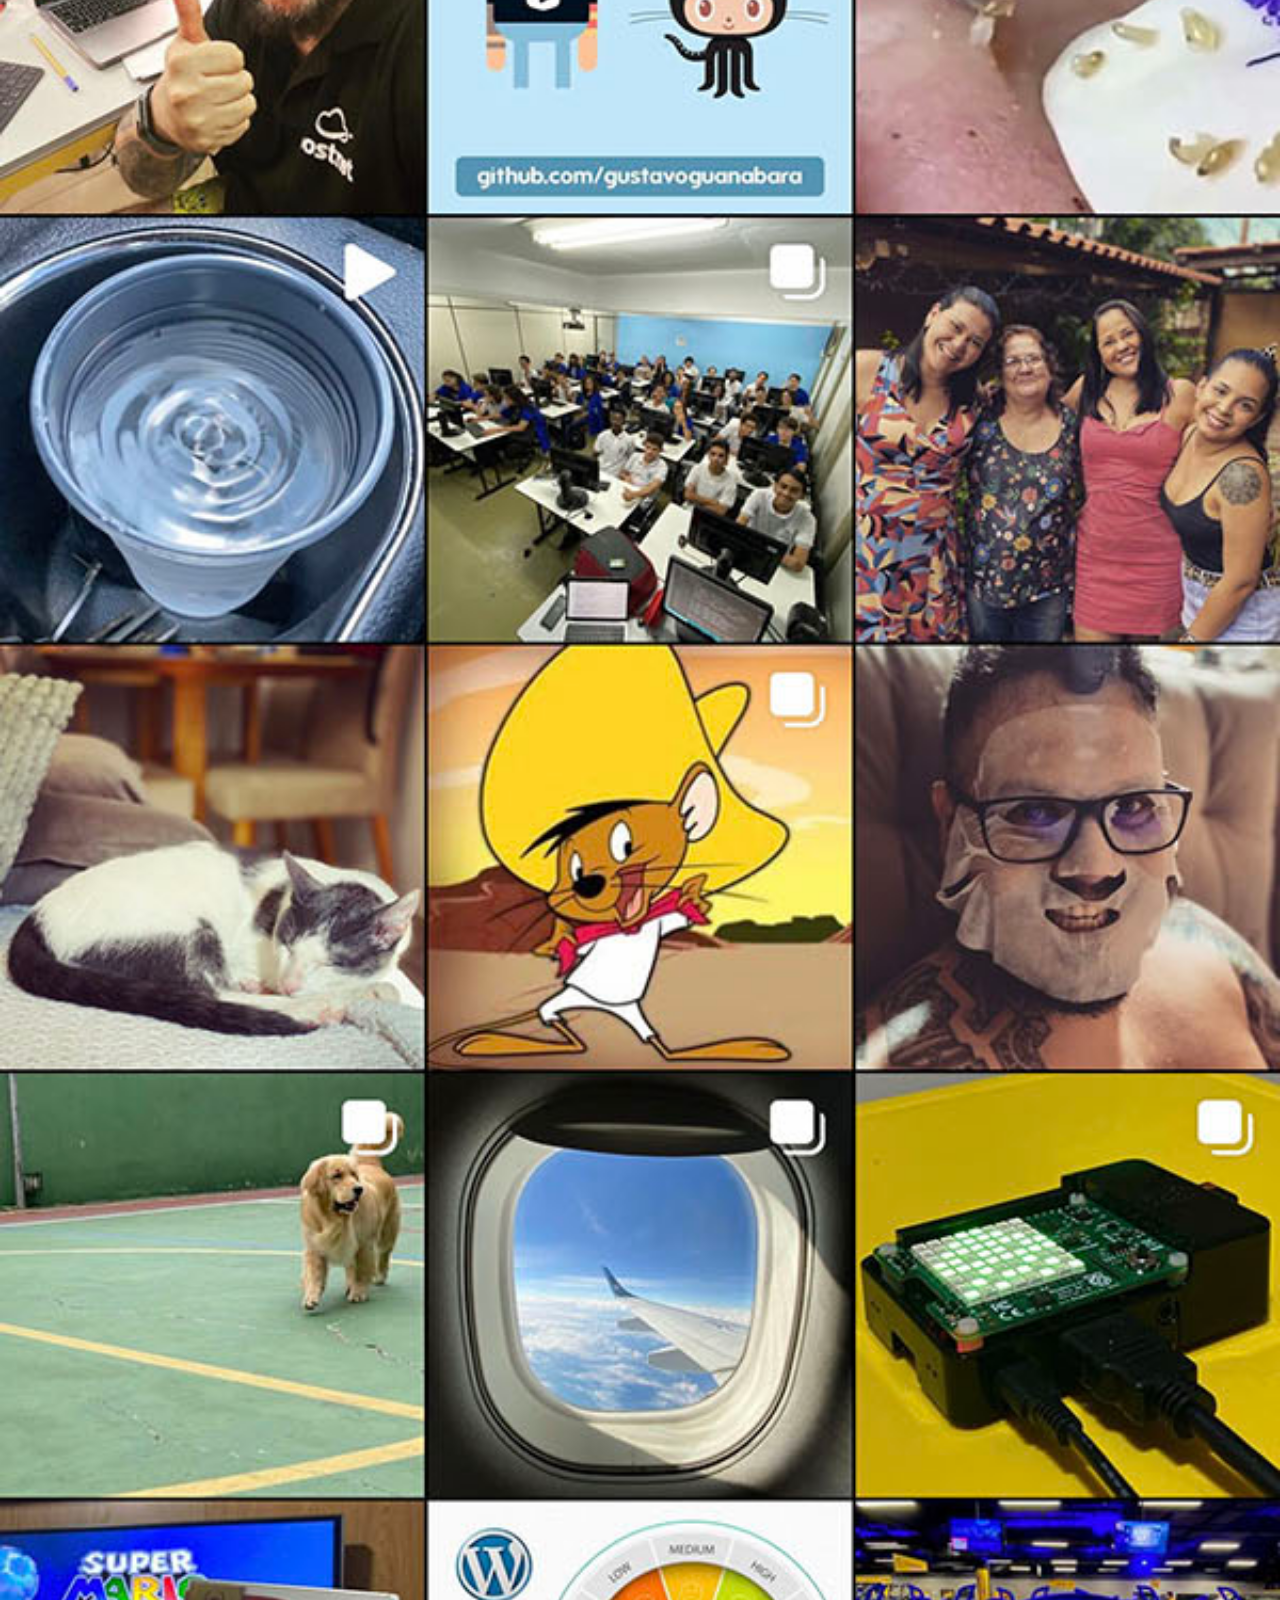
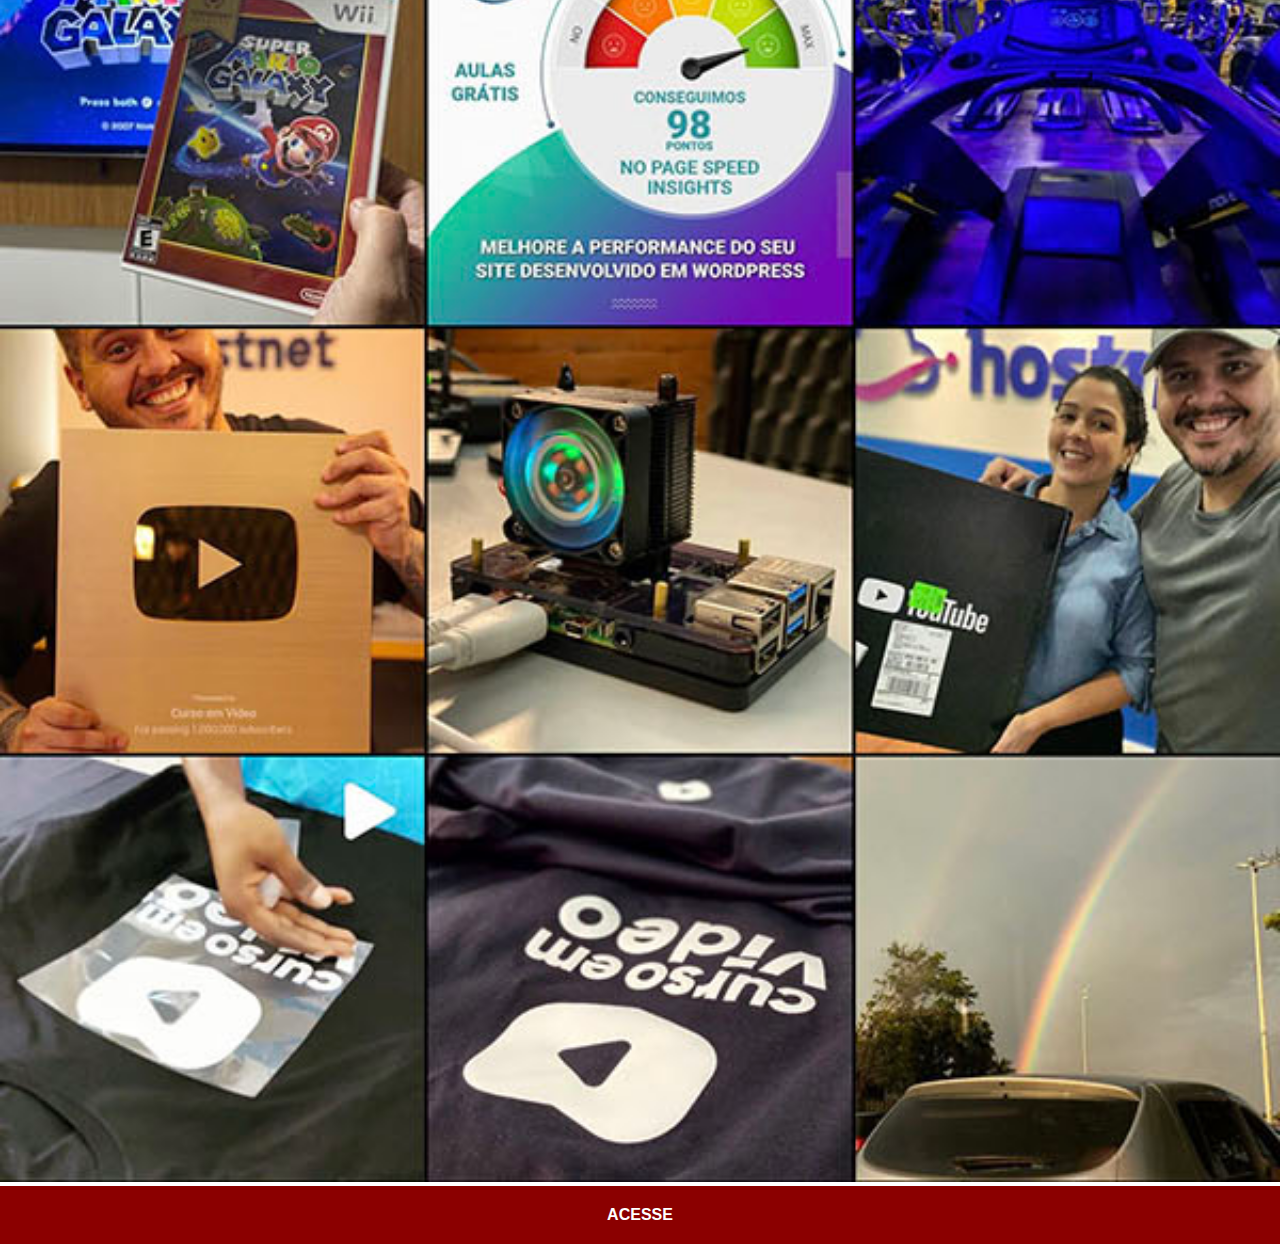
<file: instagram.html>
<!DOCTYPE html>
<html lang="pt-br">
<head>
    <meta charset="UTF-8">
    <meta http-equiv="X-UA-Compatible" content="IE=edge">
    <meta name="viewport" content="width=device-width, initial-scale=1.0">
    <title>Instagram</title>
    <link rel="stylesheet" href="Estilos/social.css">
</head>
<body>
    <img src="imagens/tela-instagram.jpg" alt="Instagram"><a href="https://www.instagram.com/gustavoguanabara/"target="_blank">ACESSE</a>
    
</body>
</html>
</file>
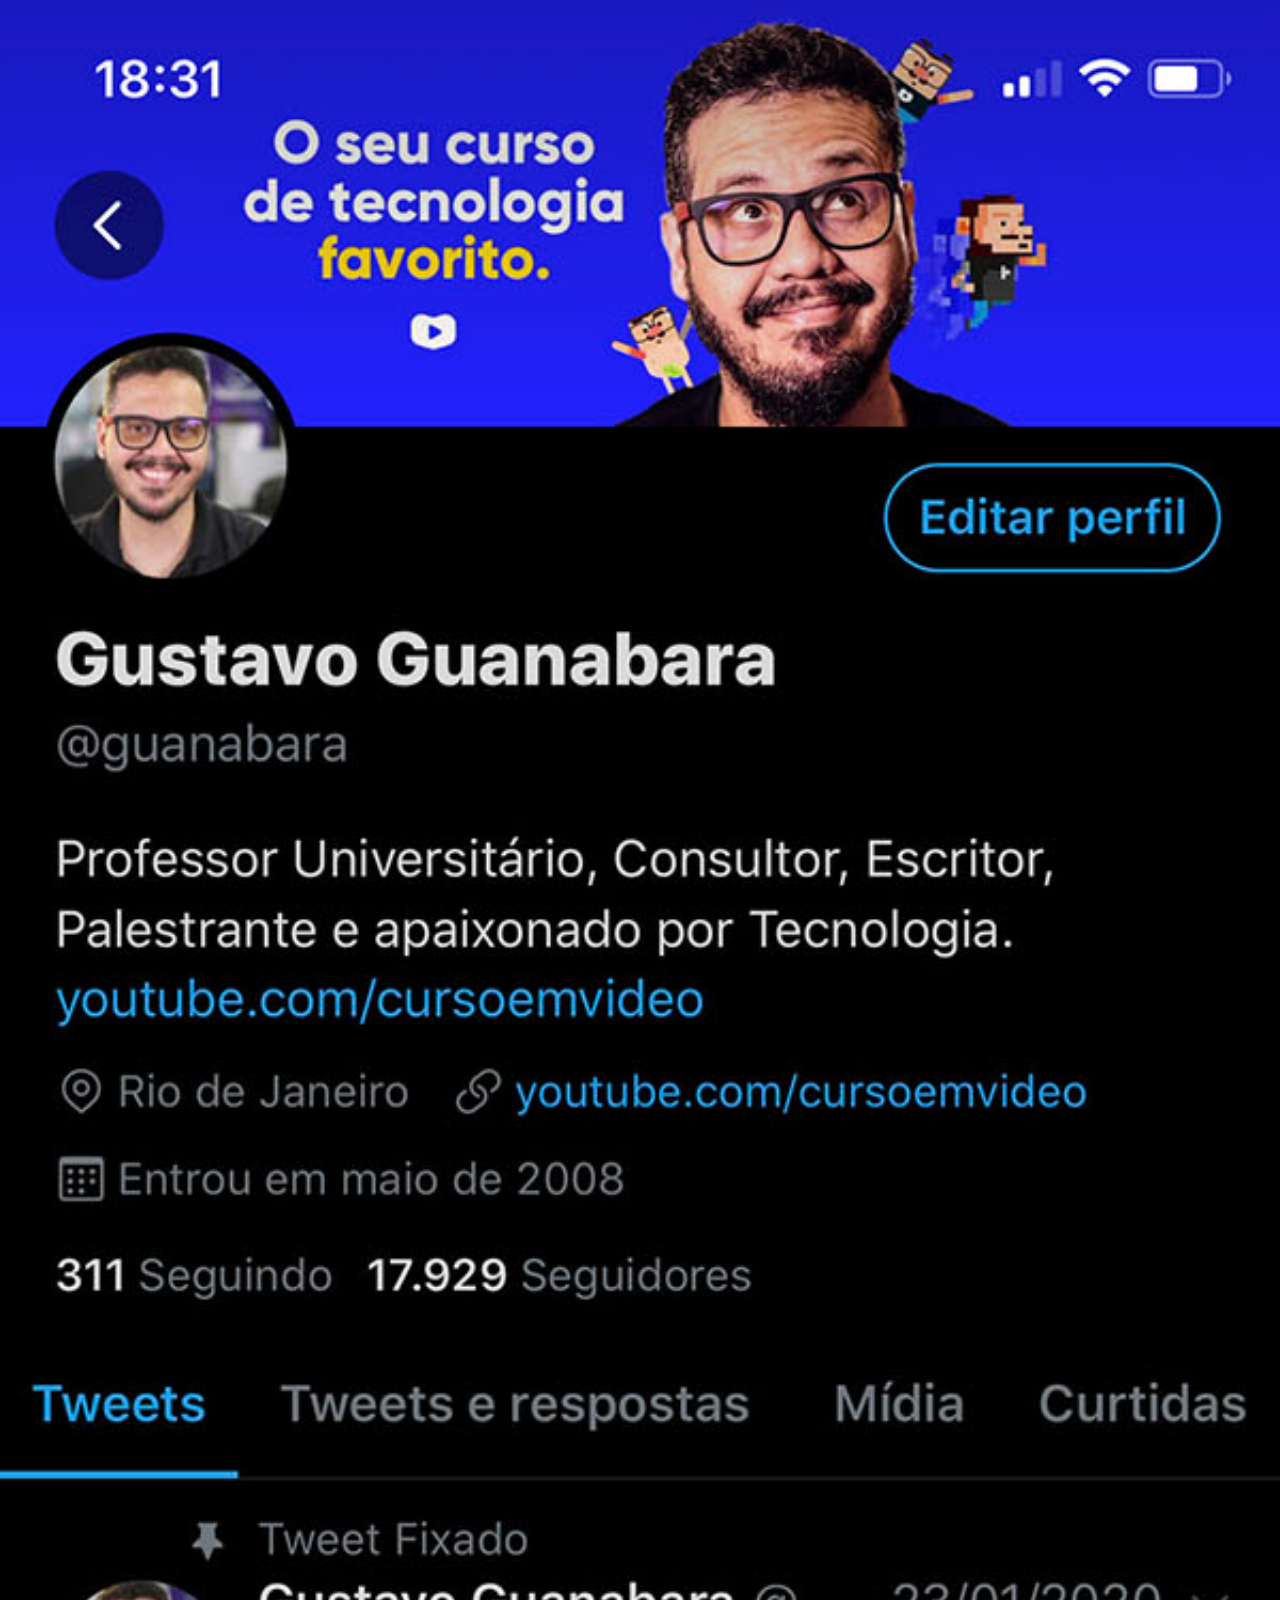
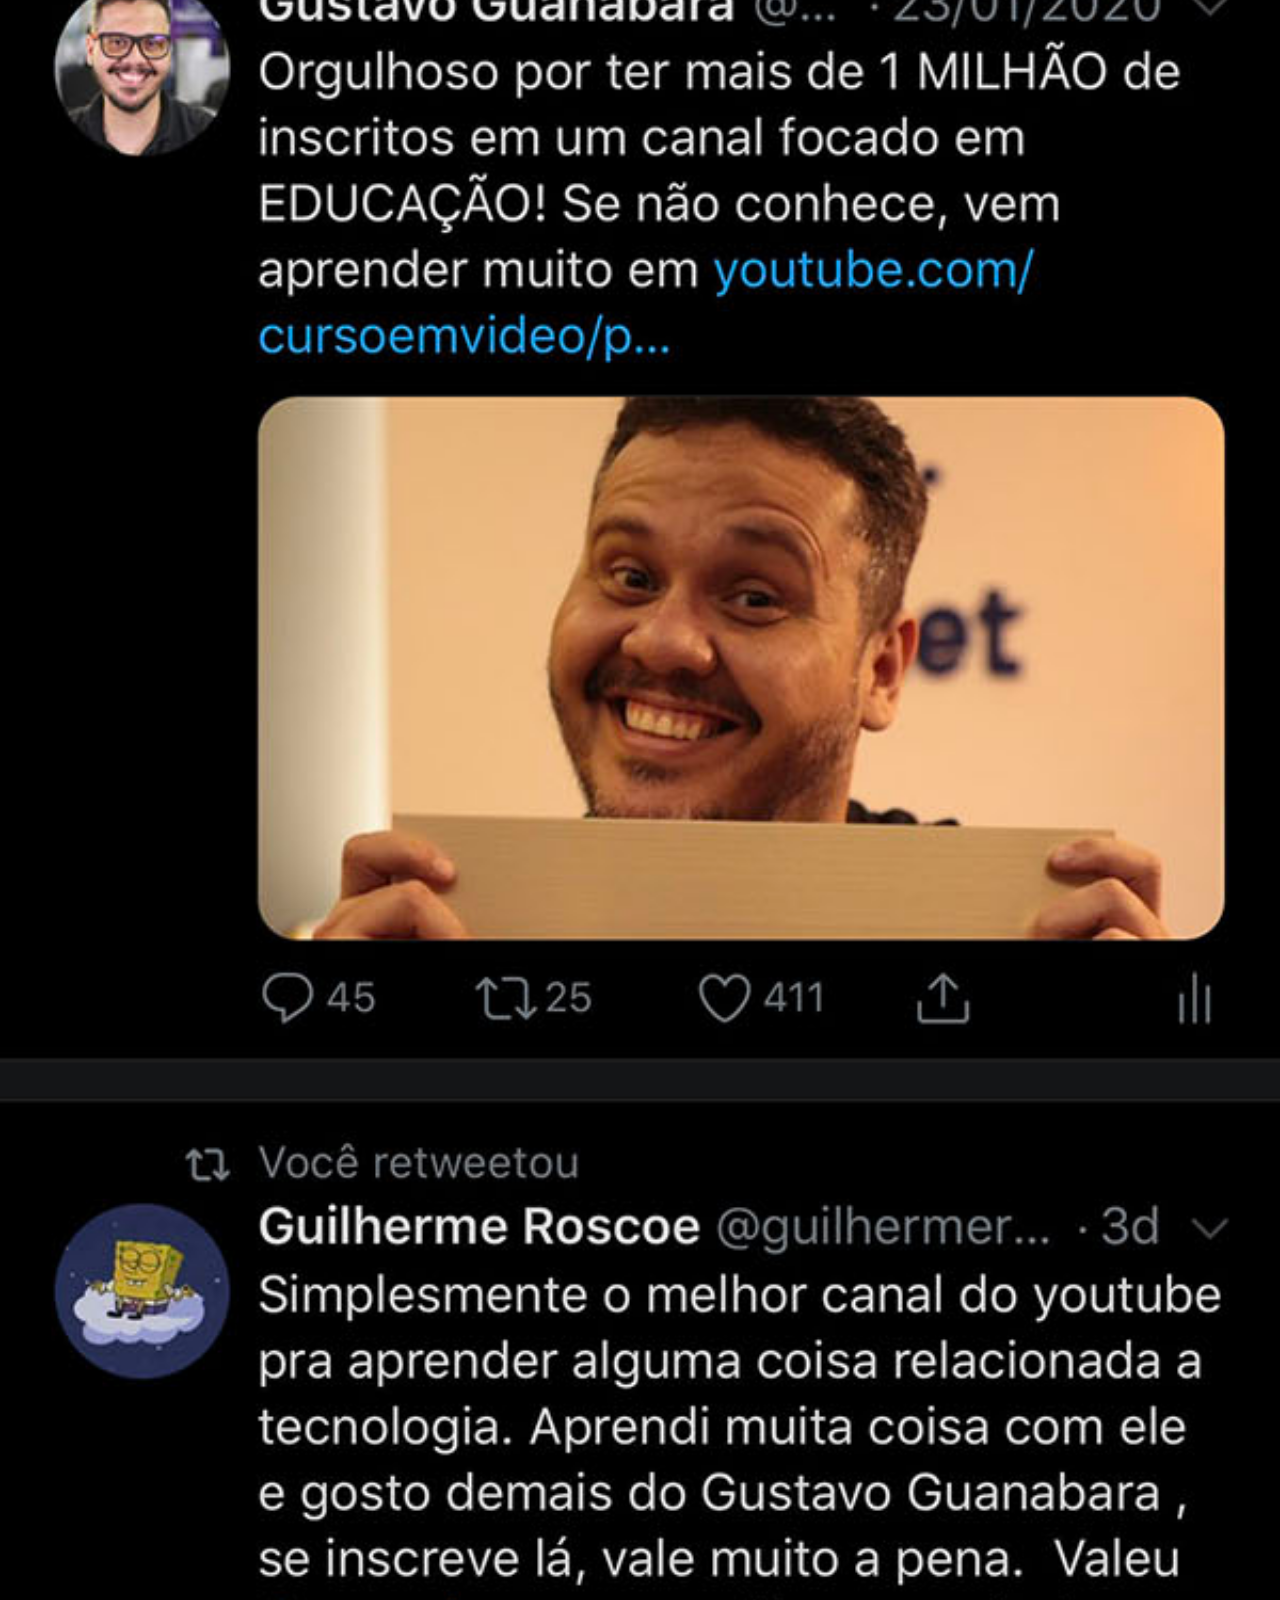
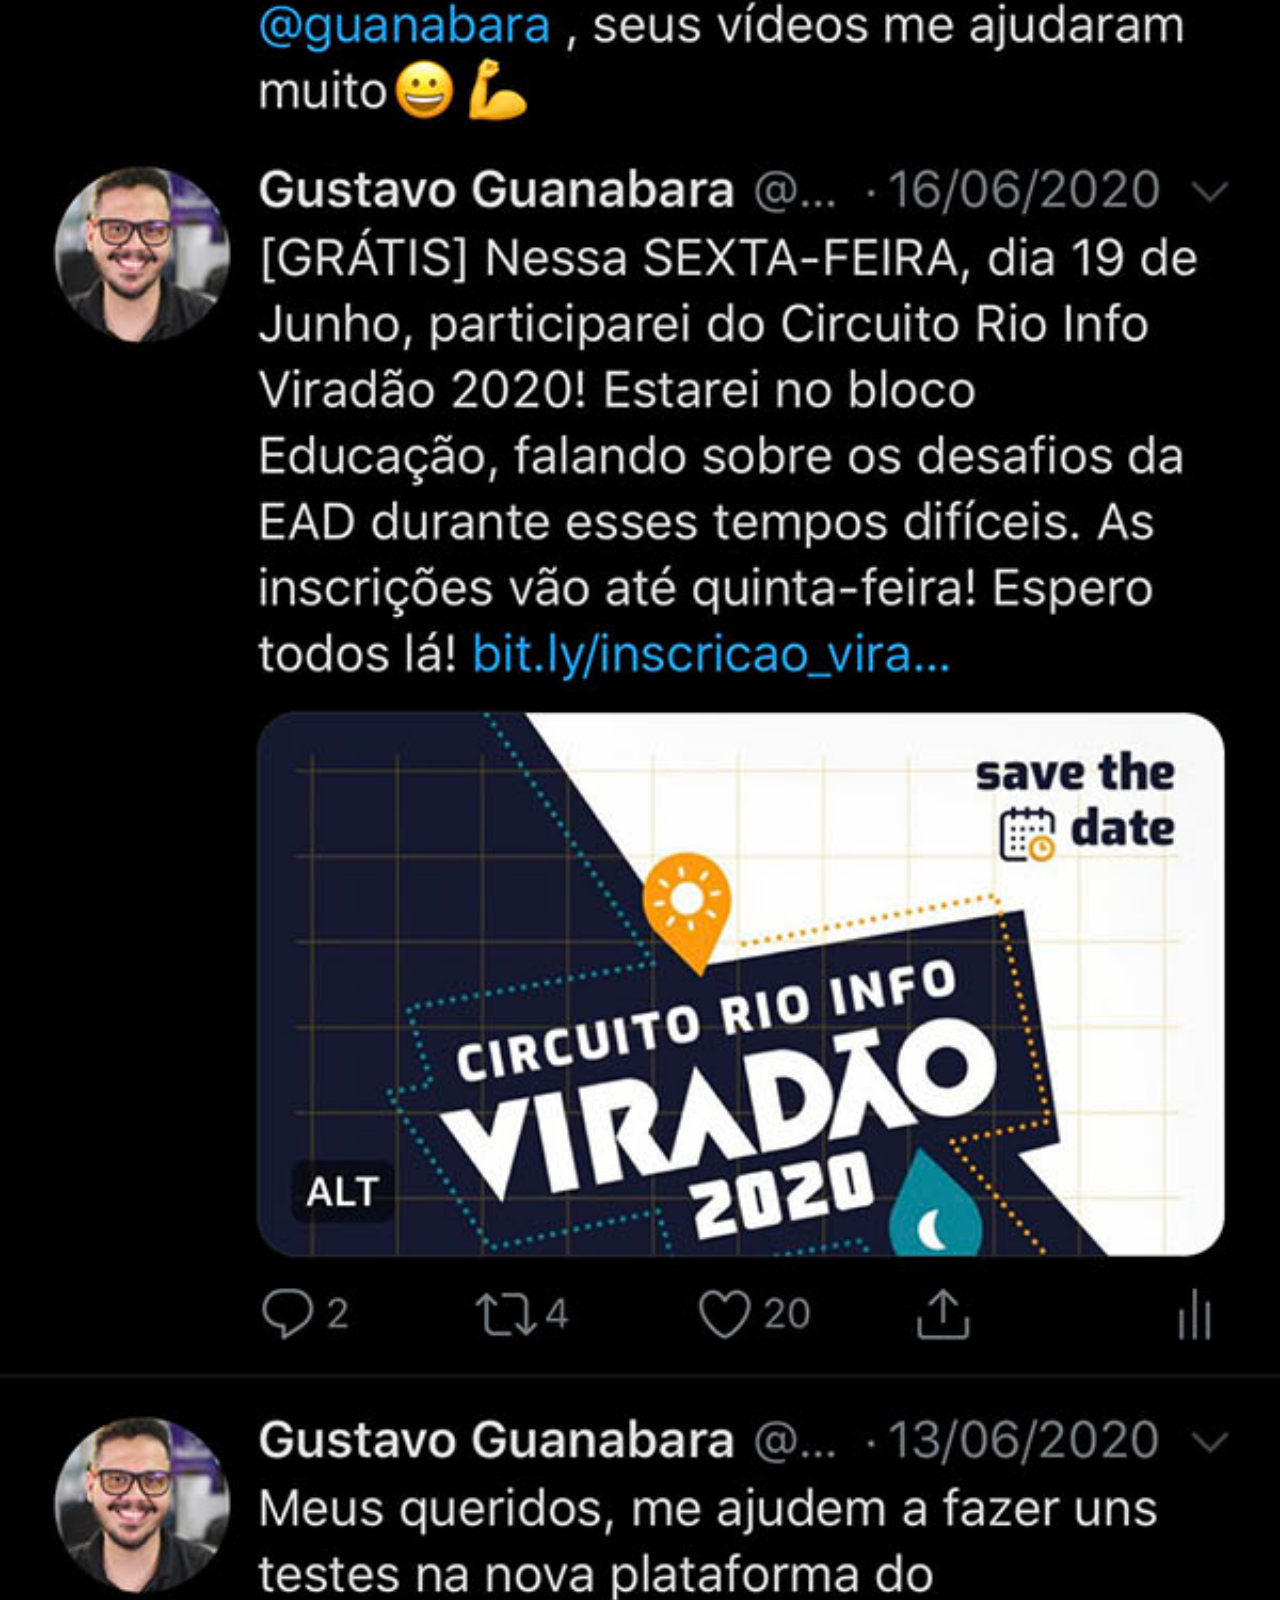
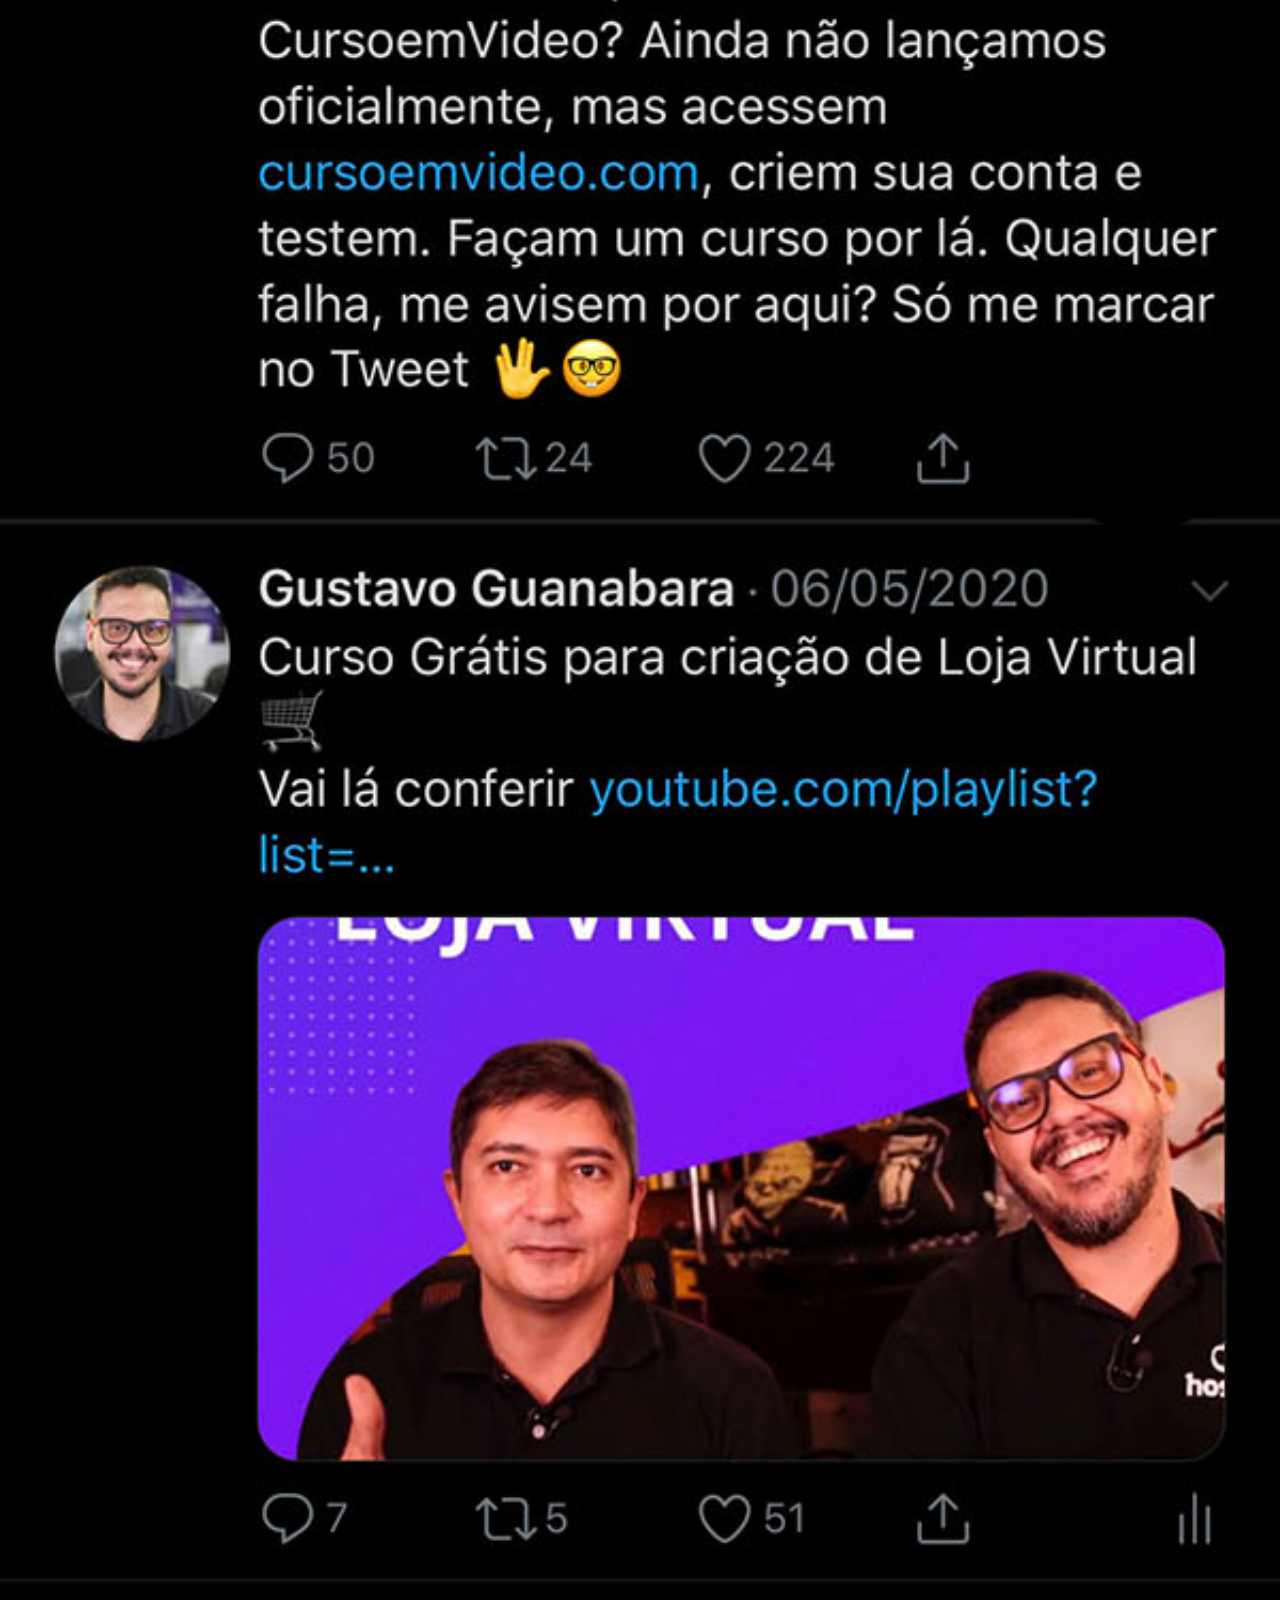
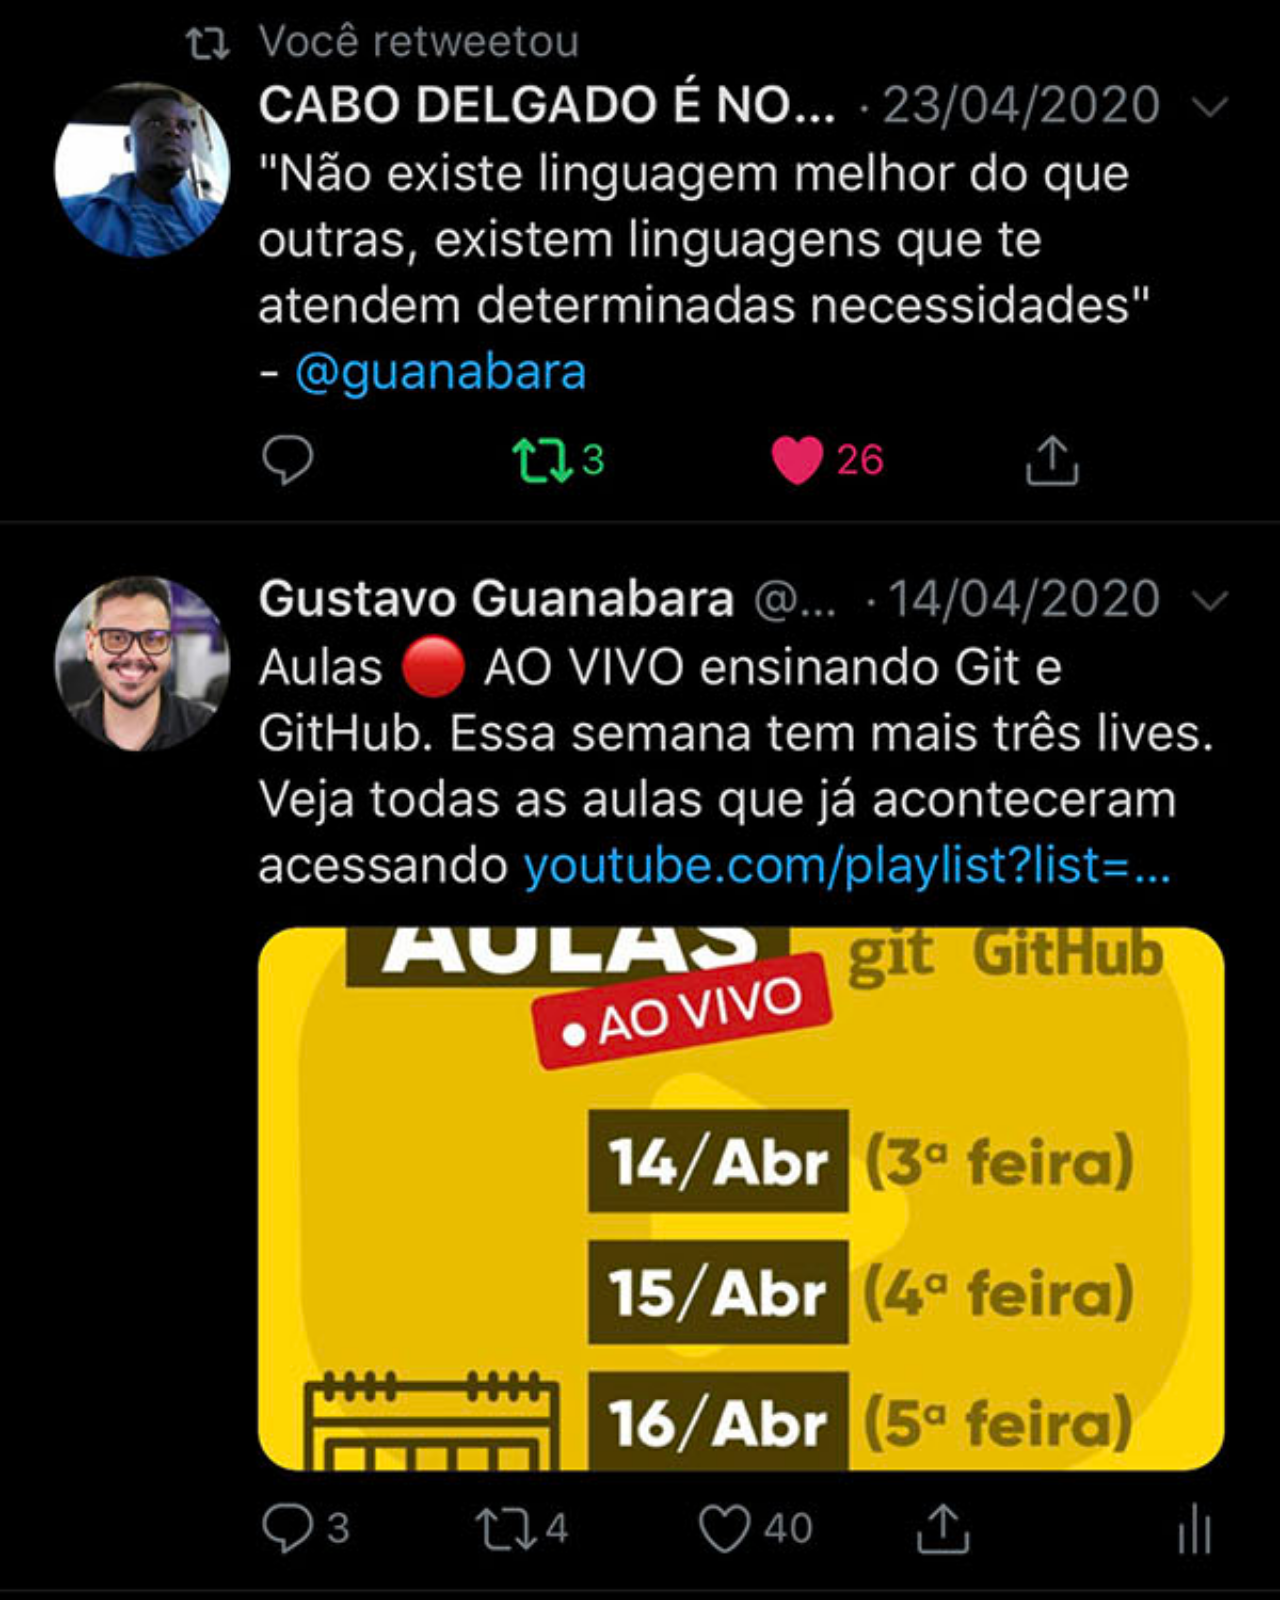
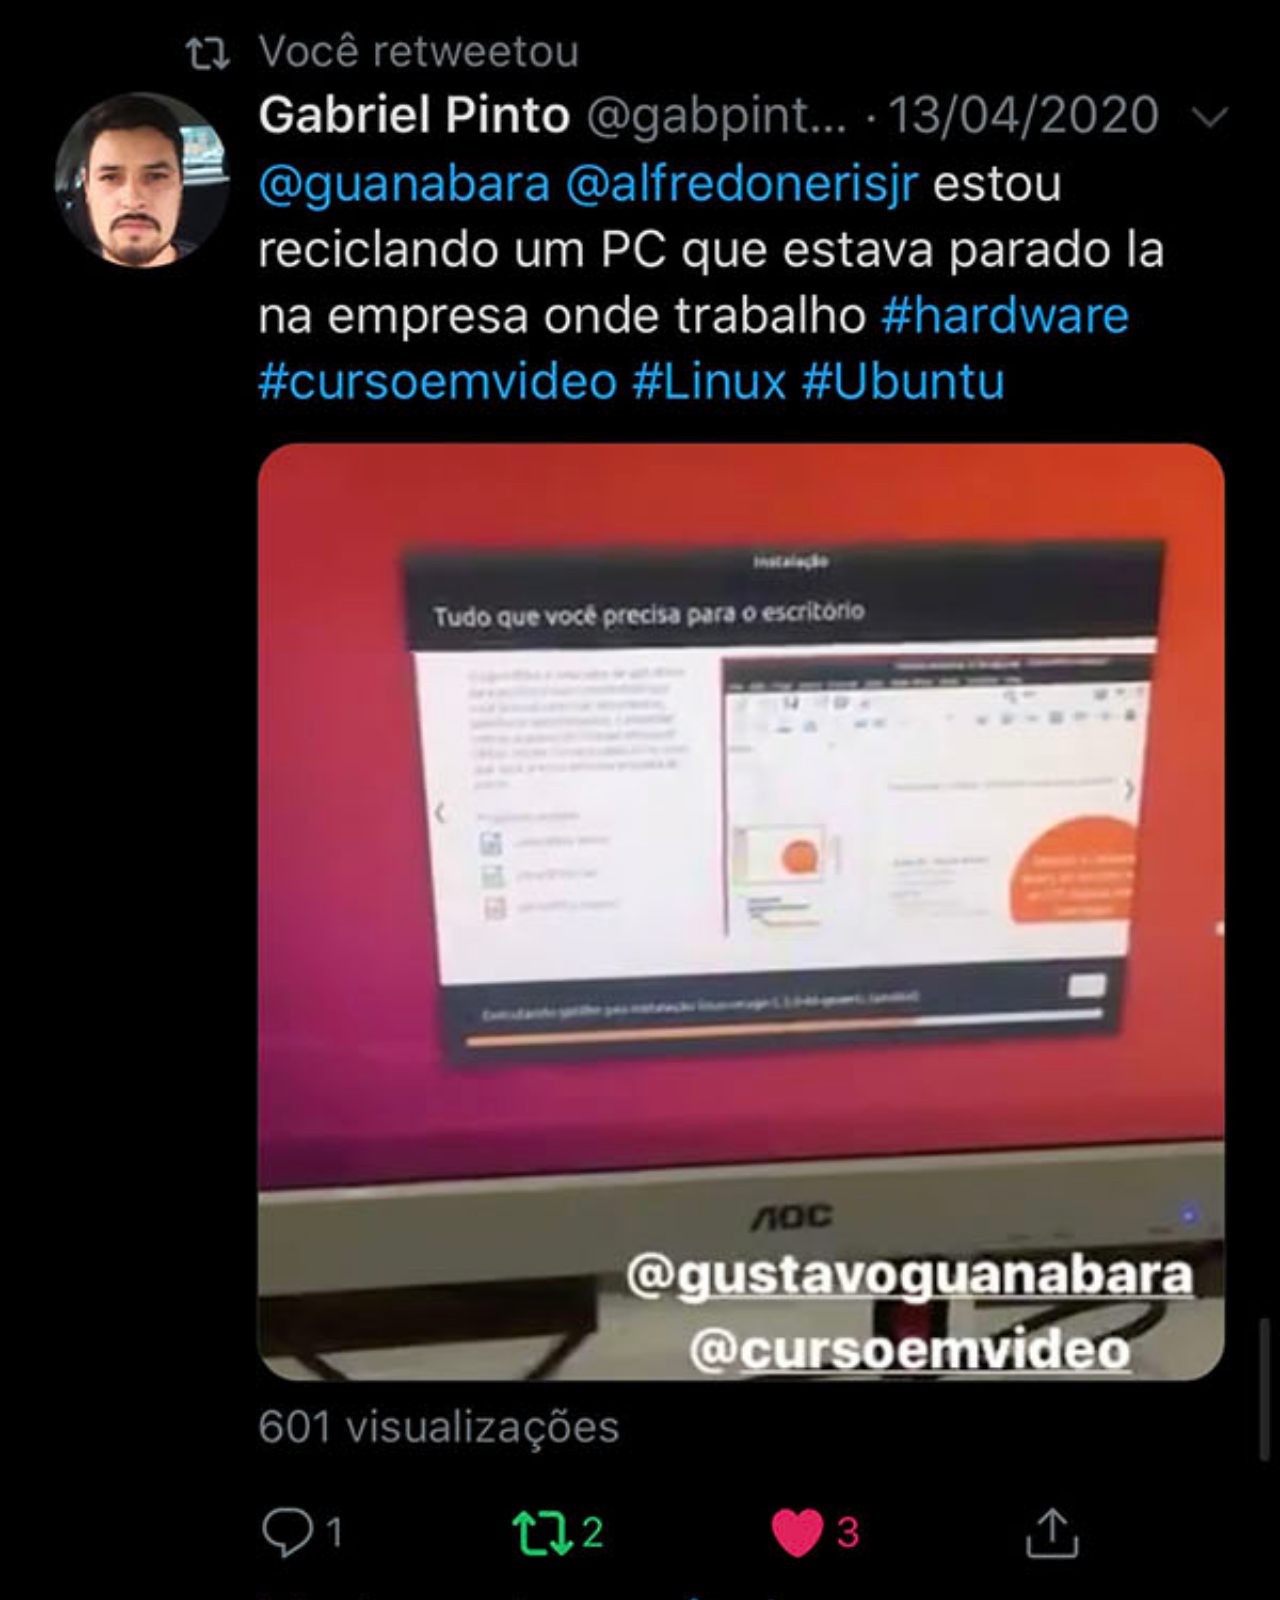
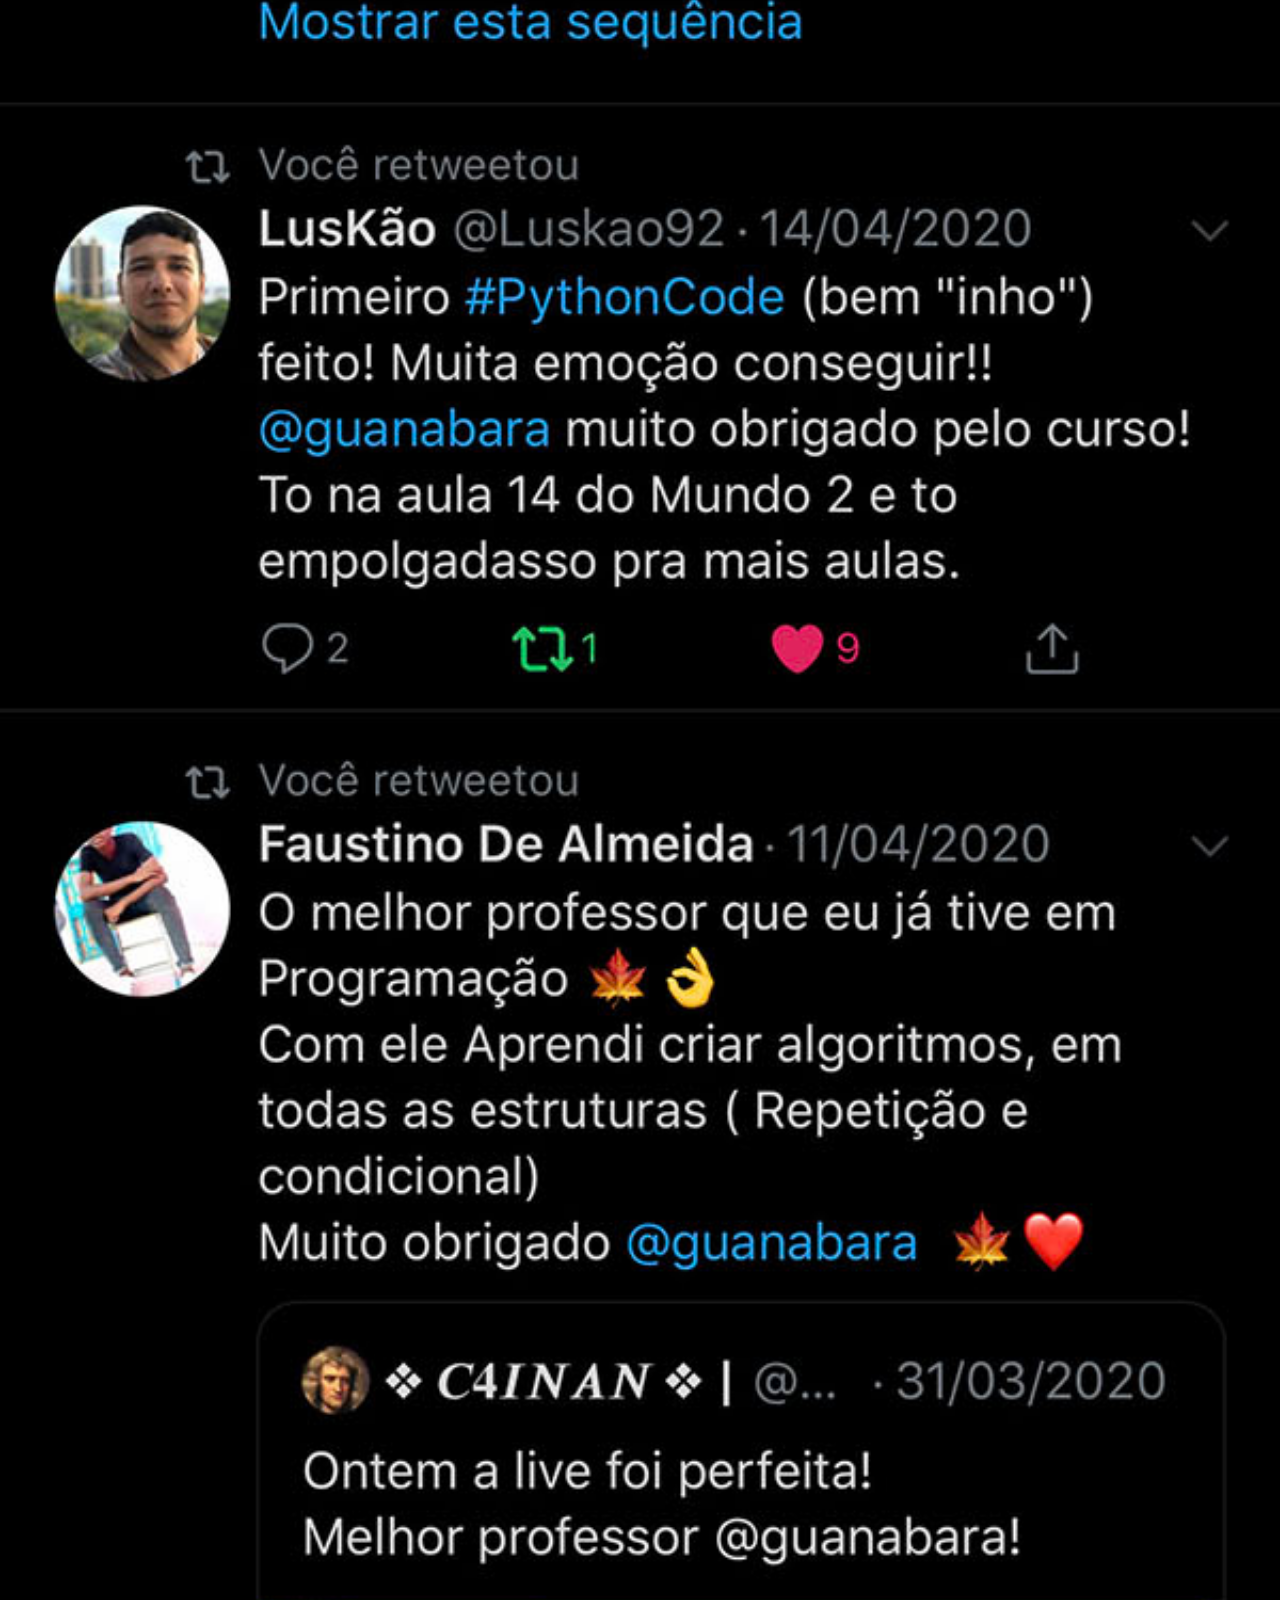
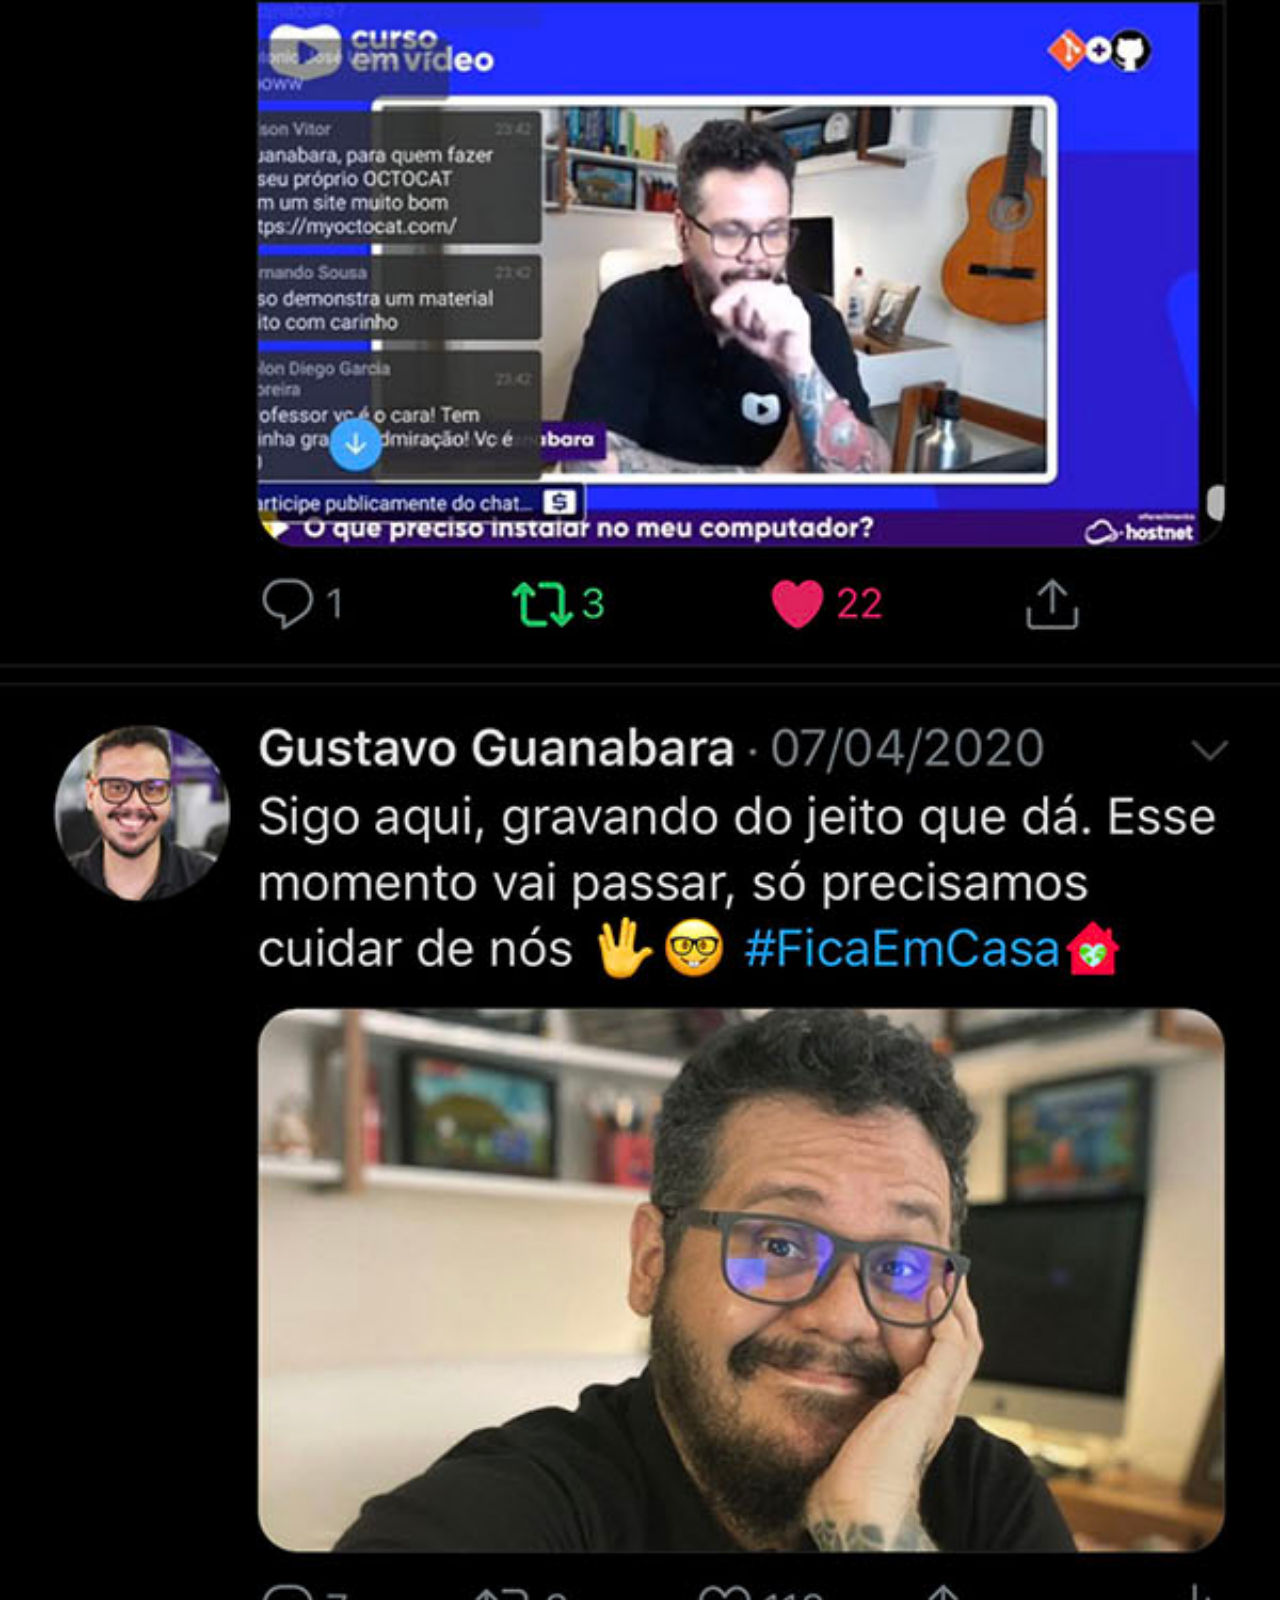
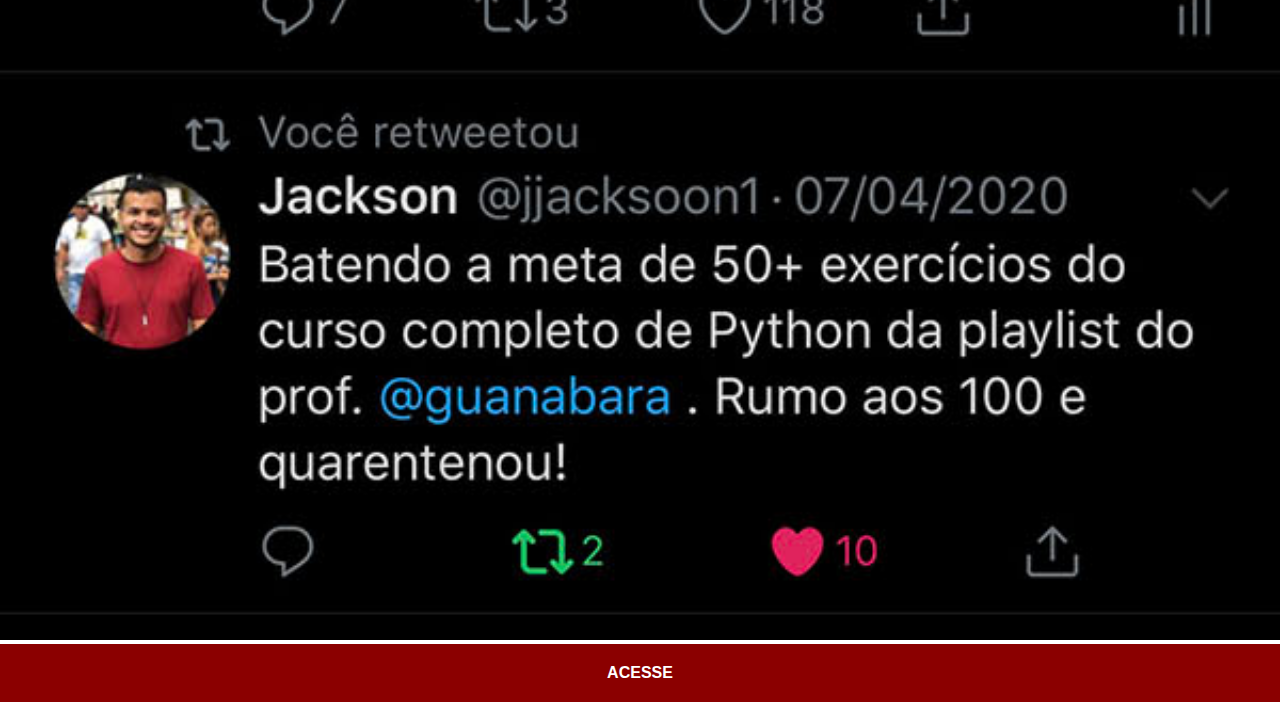
<file: Twitter.html>
<!DOCTYPE html>
<html lang="pt-br">
<head>
    <meta charset="UTF-8">
    <meta http-equiv="X-UA-Compatible" content="IE=edge">
    <meta name="viewport" content="width=device-width, initial-scale=1.0">
    <title>Twitter</title>
    <link rel="stylesheet" href="Estilos/social.css">
</head>
<body>
    <img src="imagens/tela-twitter.jpg" alt="Twitter"><a href="https://twitter.com/guanabara?ref_src=twsrc%5Egoogle%7Ctwcamp%5Eserp%7Ctwgr%5Eauthor" target="_blank">ACESSE</a>
</body>
</html>
</file>
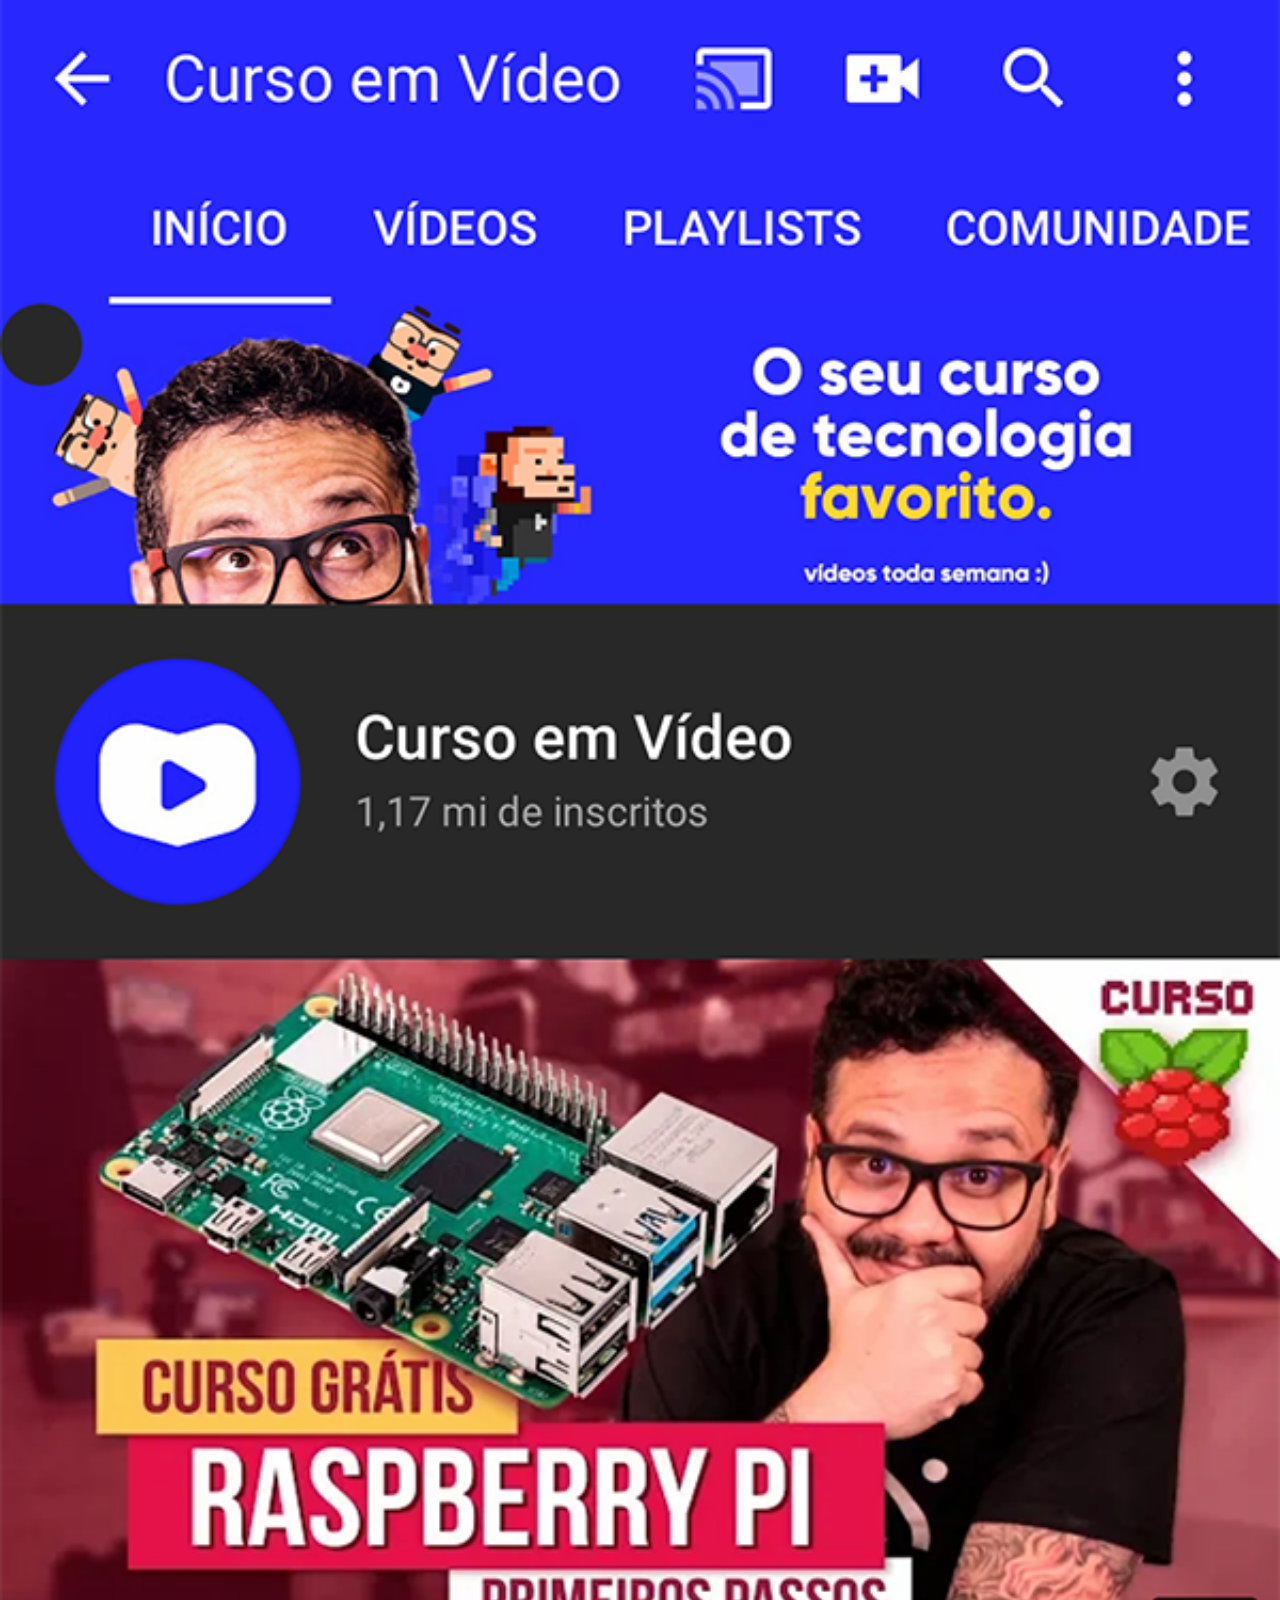
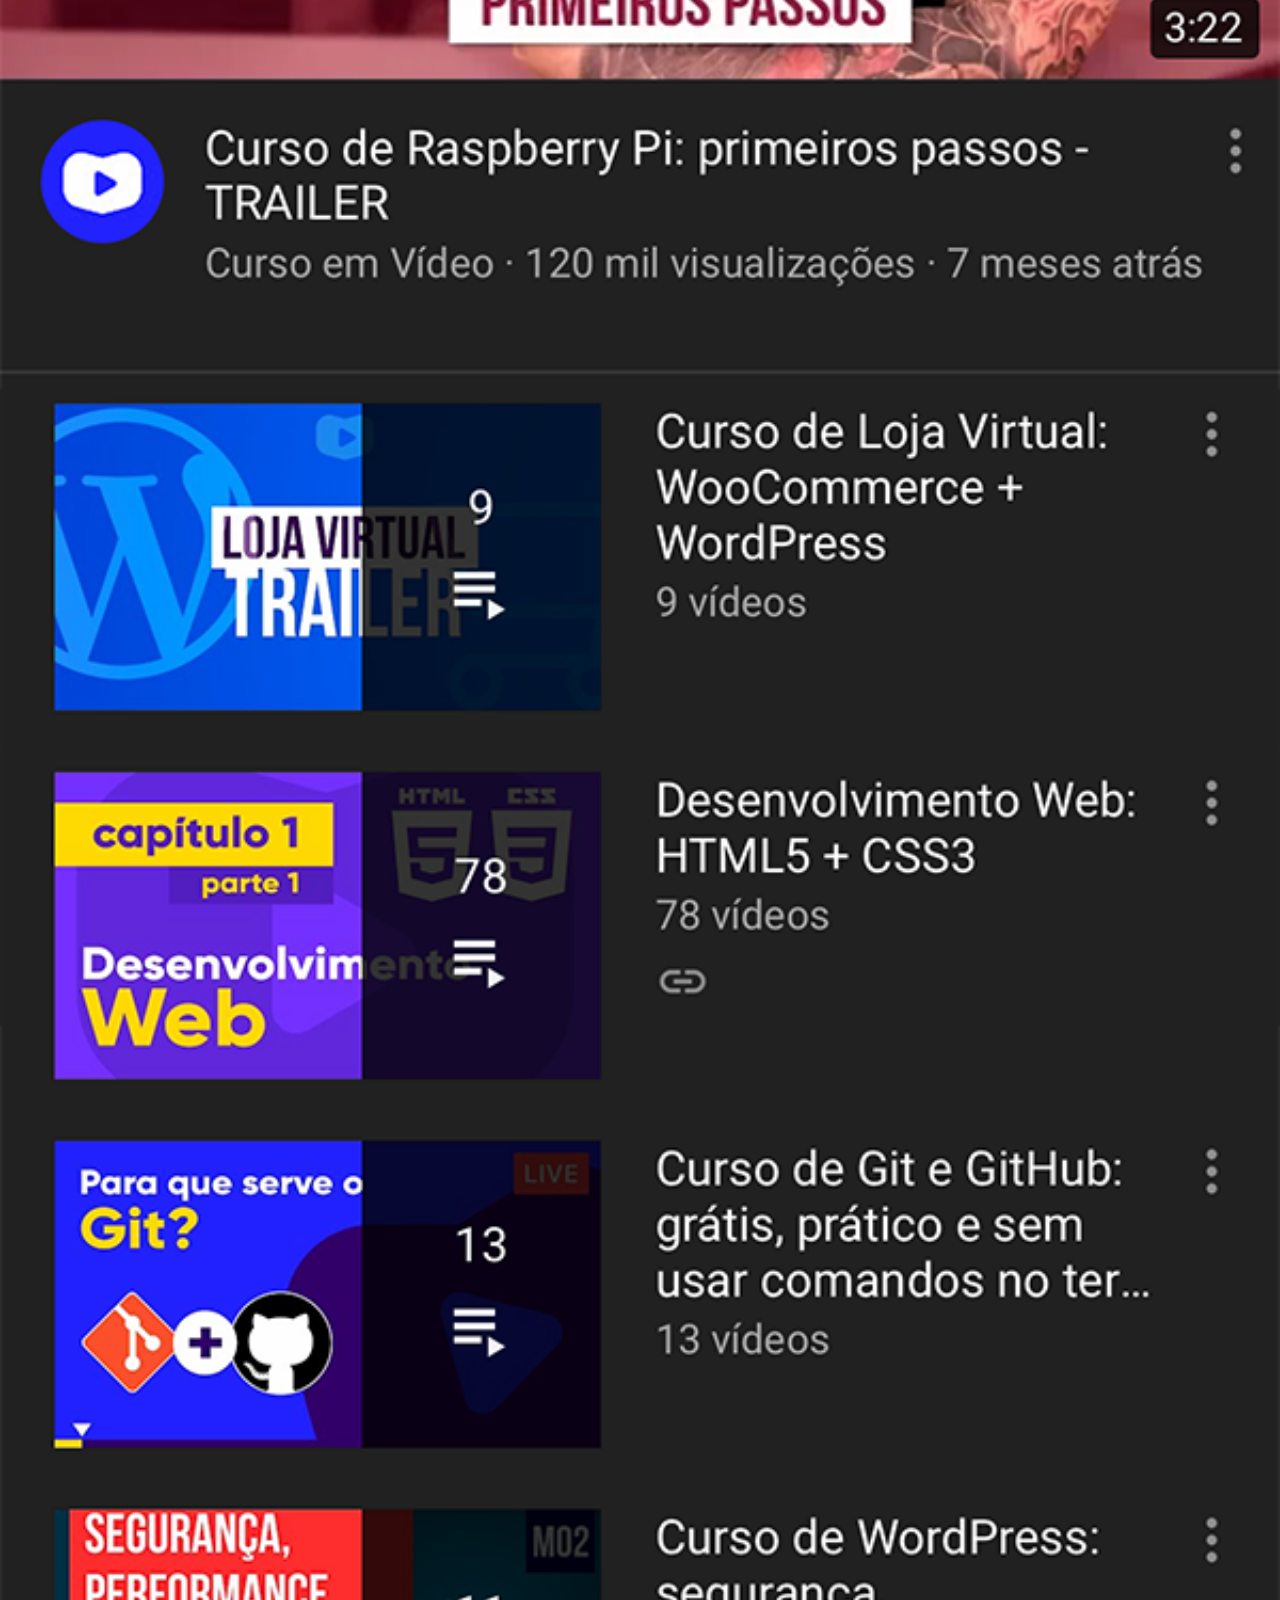
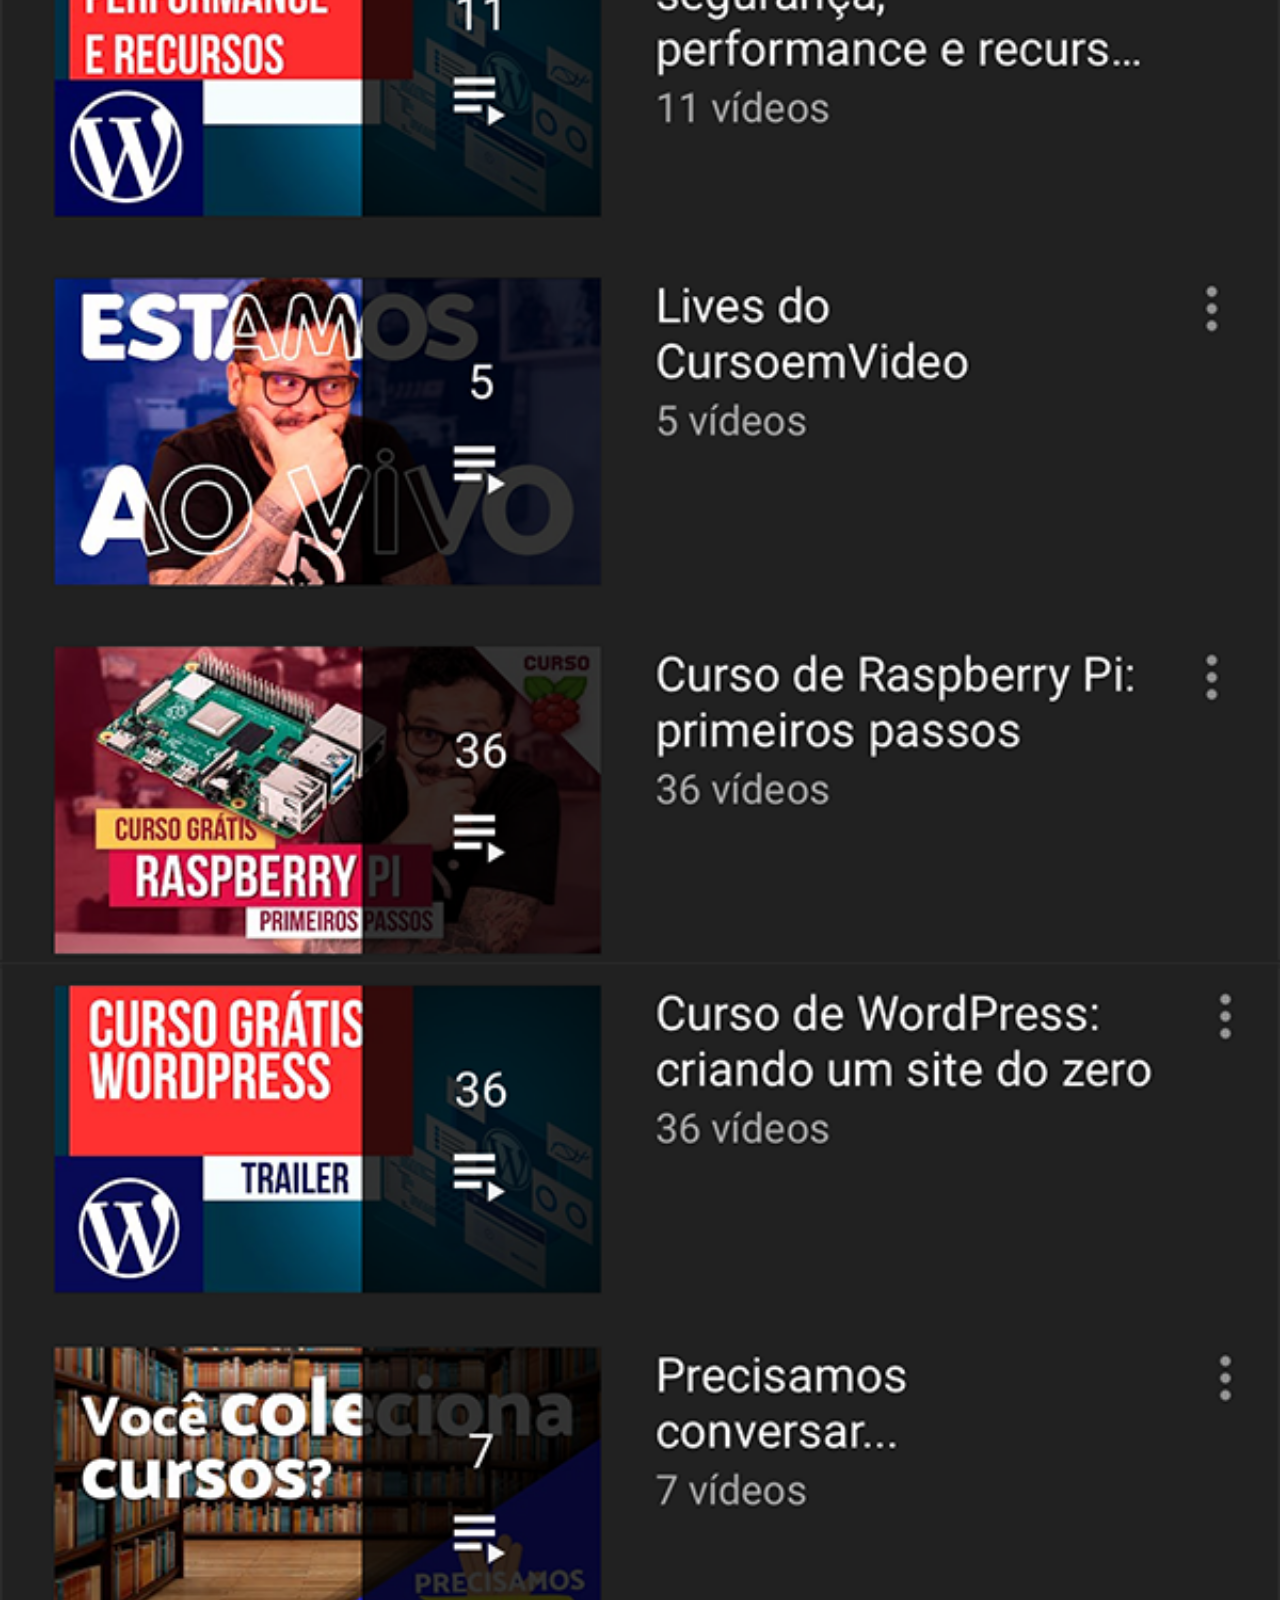
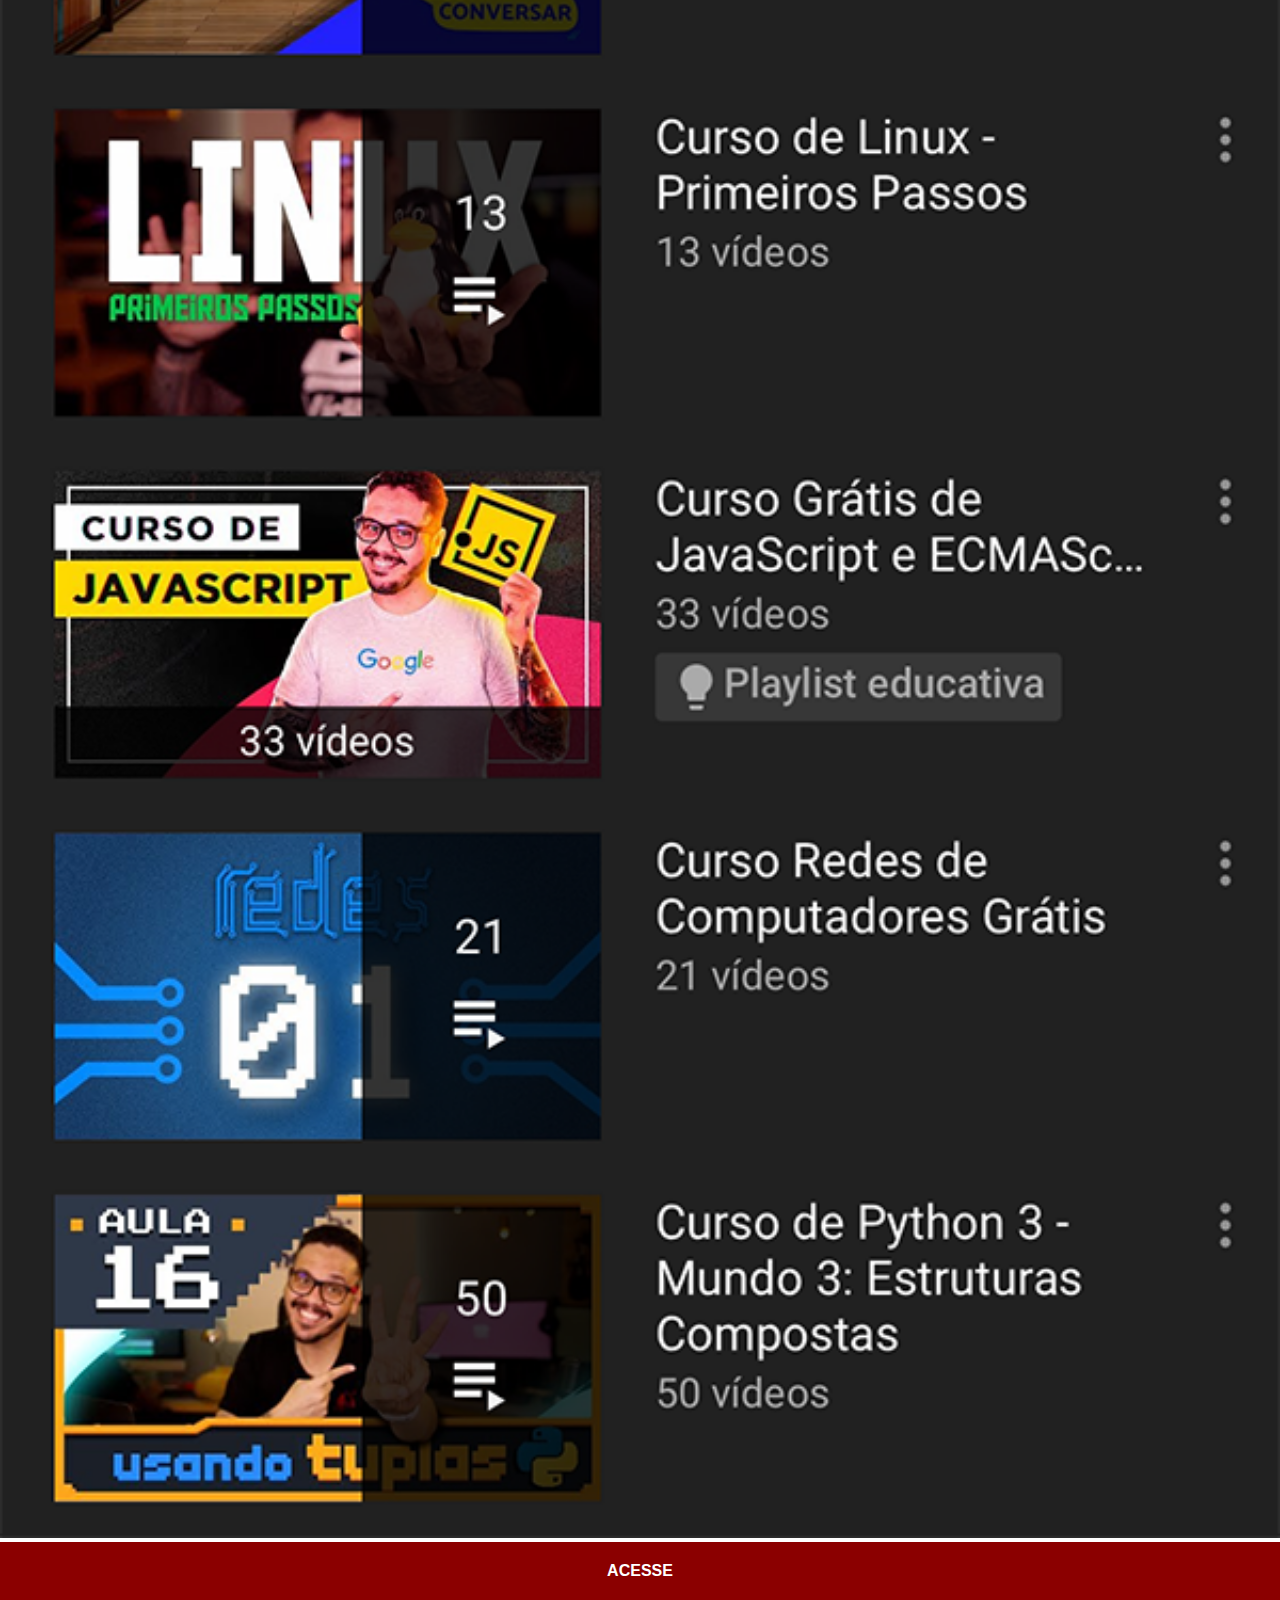
<file: youtube.html>
<!DOCTYPE html>
<html lang="pt-br">
<head>
    <meta charset="UTF-8">
    <meta http-equiv="X-UA-Compatible" content="IE=edge">
    <meta name="viewport" content="width=device-width, initial-scale=1.0">
    <title>Youtube</title>
    <style>
        *{
    margin: 0px;
    padding: 0px;
    font-family: Arial, Helvetica, sans-serif;
}

::-webkit-scrollbar{
    width: 0px;
    height: 0px;
}

img{
    width: 100vw;

}

a{
    display: block;
    background-color: darkred;
    color: white;
    padding: 20px;
    text-align: center;
    font-weight: bolder;
    text-decoration: none;
}

a:hover{
    background-color: red;
}

    </style>
</head>
<body>
    <img src="imagens/tela-youtube.png" alt="Youtube"><a href="https://www.youtube.com/@CursoemVideo/playlists" target="_blank">ACESSE</a>
    
</body>
</html>
</file>
<file: Estilos/estilo.css>
@charset "UTF-8";

*{
    margin: 0px;
    padding: 0px;
    font-family: Arial, Helvetica, sans-serif;
}

html, body{
    height: 100vh;
    width: 100vw;
    background-color: black;
}

body{
    background: url(../imagens/fundo-madeira.jpg) no-repeat top center;
    background-size: cover;
    background-attachment: fixed;
}

main{
    height: 100vh;
    position: relative;
   

}

section#telefone{
    position: absolute;
    top: 50%;
    left: 50%;
    transform: translate(-50%, -50%);

    height: 627px;
    width: 311px;
    background: url(../imagens/frame-iphone.png) no-repeat;
}

    iframe#tela{
    position: relative;
    top: 80px;
    left: 22px;
    width: 267px;
    height: 471px;
    }

    section#redes-sociais{
        text-align: right;
    }

    section#redes-sociais img{
        width: 50px;
        margin: 10px;
        border-radius: 50%;
        box-shadow: 2px 2px 5px rgba(0,0,0,0.400);
        box-sizing: border-box;
    }

    section#redes-sociais img:hover{
        border: 2px solid rgba(255,255,255,0.637);
        transform: translate(-3px, -3px);
        box-shadow: 5px 5px 10px rgba(0,0,0,0.623);
        transition: transform .3s, border .3s;
    }
</file>
<file: Estilos/social.css>
@charset "utf-8";

*{
    margin: 0px;
    padding: 0px;
    font-family: Arial, Helvetica, sans-serif;
}

::-webkit-scrollbar{
    width: 0px;
    height: 0px;
}

img{
    width: 100vw;

}

a{
    display: block;
    background-color: darkred;
    color: white;
    padding: 20px;
    text-align: center;
    font-weight: bolder;
    text-decoration: none;
}

a:hover{
    background-color: red;
}
</file>
